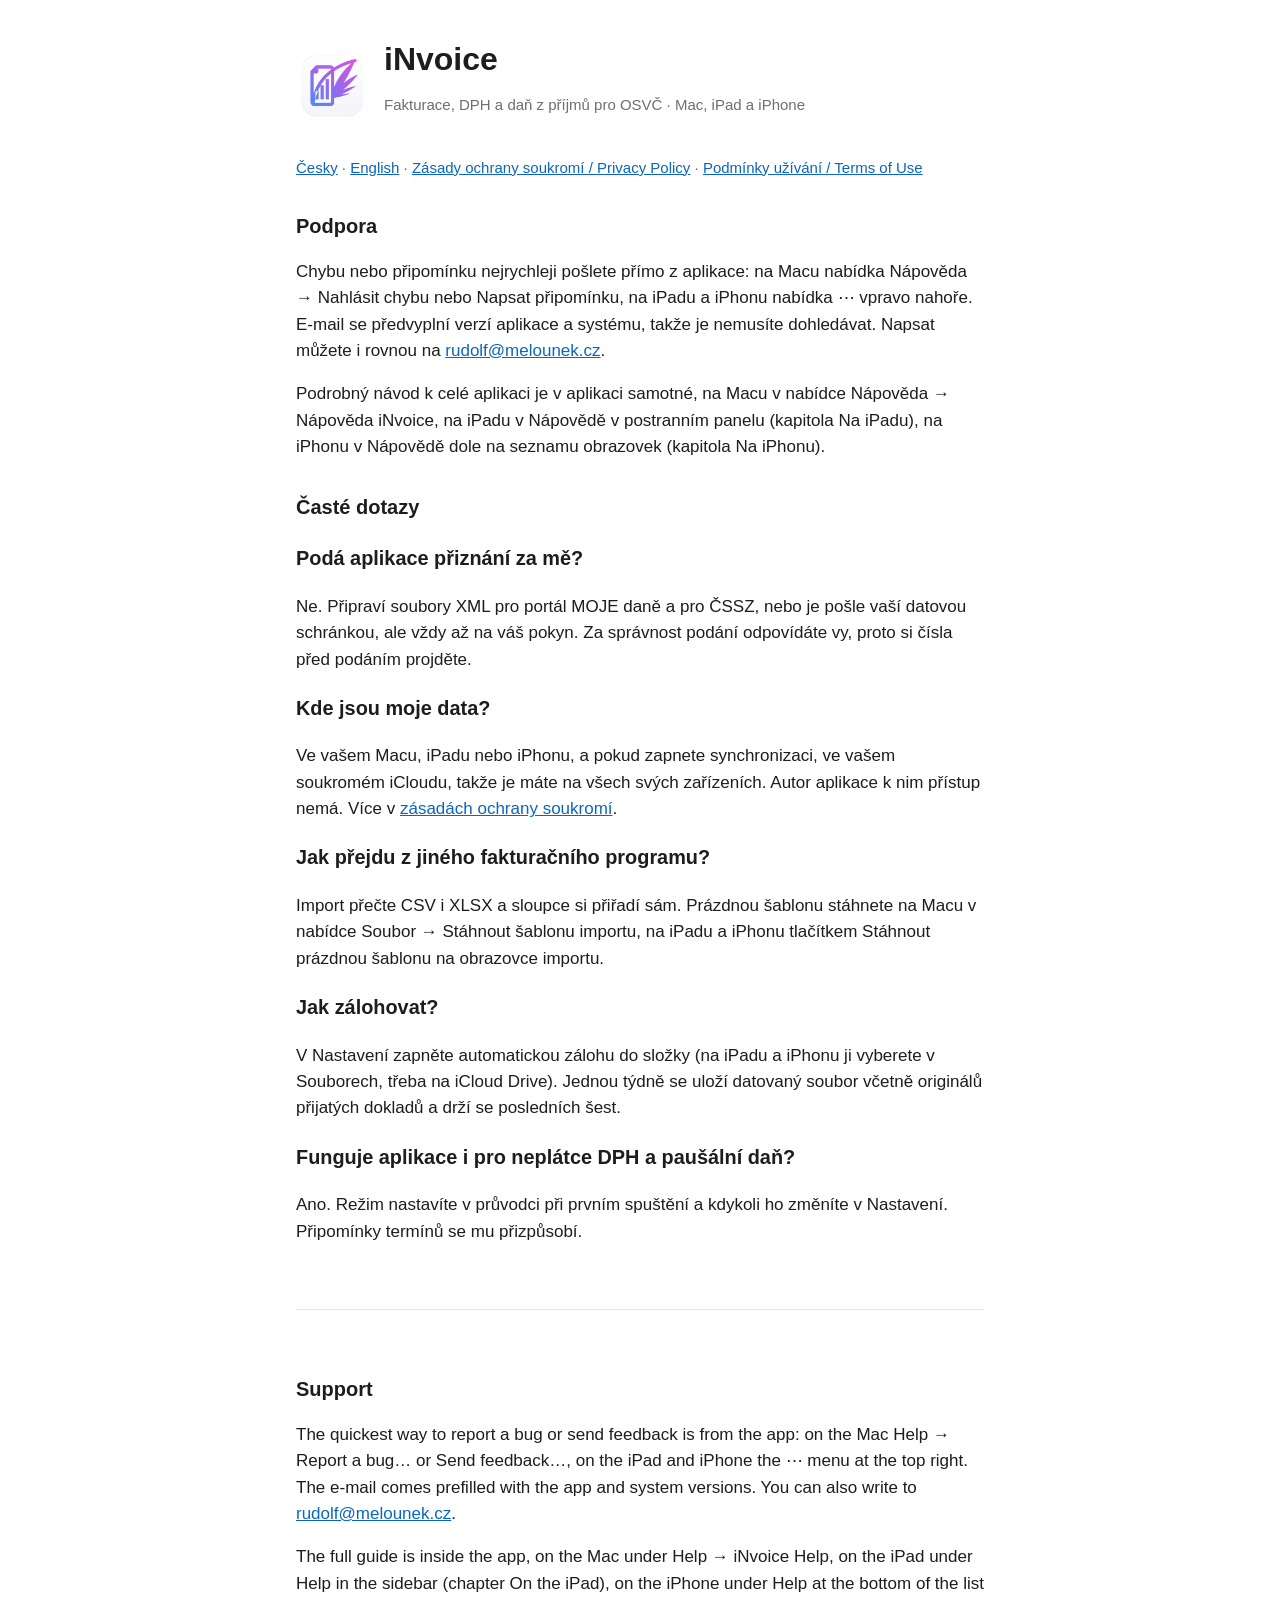
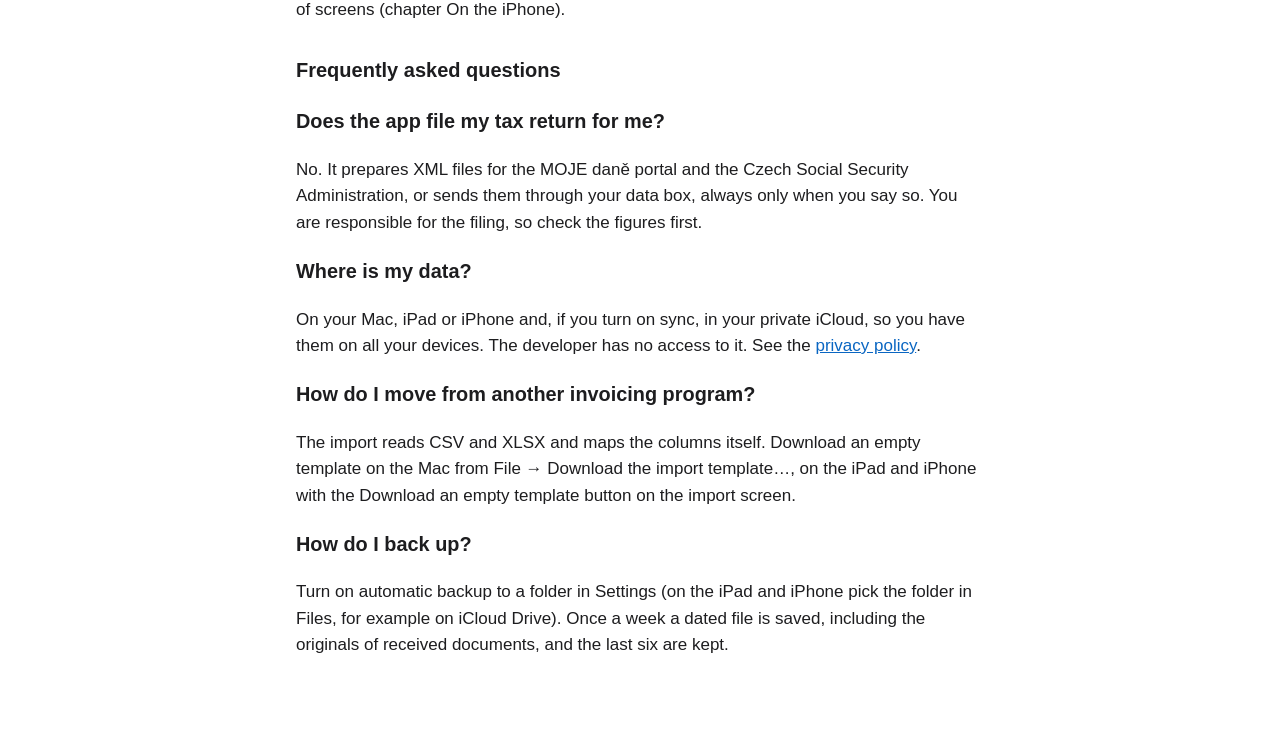
<file: invoice/index.html>
<!doctype html>
<html lang="cs">
<head>
<meta charset="utf-8">
<meta name="viewport" content="width=device-width, initial-scale=1">
<title>iNvoice – podpora</title>
<link rel="stylesheet" href="style.css">
</head>
<body>
<main>
<header>
<img src="icon.png" alt="">
<div>
<h1>iNvoice</h1>
<p class="meta">Fakturace, DPH a daň z příjmů pro OSVČ · Mac, iPad a iPhone</p>
</div>
</header>
<p class="lang"><a href="#cs">Česky</a> · <a href="#en">English</a> · <a href="privacy.html">Zásady ochrany soukromí / Privacy Policy</a> · <a href="terms.html">Podmínky užívání / Terms of Use</a></p>

<section id="cs">
<h2>Podpora</h2>
<p>Chybu nebo připomínku nejrychleji pošlete přímo z aplikace: na Macu nabídka Nápověda → Nahlásit chybu nebo Napsat připomínku, na iPadu a iPhonu nabídka ⋯ vpravo nahoře. E-mail se předvyplní verzí aplikace a systému, takže je nemusíte dohledávat. Napsat můžete i rovnou na <a href="mailto:rudolf@melounek.cz">rudolf@melounek.cz</a>.</p>
<p>Podrobný návod k celé aplikaci je v aplikaci samotné, na Macu v nabídce Nápověda → Nápověda iNvoice, na iPadu v Nápovědě v postranním panelu (kapitola Na iPadu), na iPhonu v Nápovědě dole na seznamu obrazovek (kapitola Na iPhonu).</p>

<h2>Časté dotazy</h2>
<h3>Podá aplikace přiznání za mě?</h3>
<p>Ne. Připraví soubory XML pro portál MOJE daně a pro ČSSZ, nebo je pošle vaší datovou schránkou, ale vždy až na váš pokyn. Za správnost podání odpovídáte vy, proto si čísla před podáním projděte.</p>
<h3>Kde jsou moje data?</h3>
<p>Ve vašem Macu, iPadu nebo iPhonu, a pokud zapnete synchronizaci, ve vašem soukromém iCloudu, takže je máte na všech svých zařízeních. Autor aplikace k nim přístup nemá. Více v <a href="privacy.html">zásadách ochrany soukromí</a>.</p>
<h3>Jak přejdu z jiného fakturačního programu?</h3>
<p>Import přečte CSV i XLSX a sloupce si přiřadí sám. Prázdnou šablonu stáhnete na Macu v nabídce Soubor → Stáhnout šablonu importu, na iPadu a iPhonu tlačítkem Stáhnout prázdnou šablonu na obrazovce importu.</p>
<h3>Jak zálohovat?</h3>
<p>V Nastavení zapněte automatickou zálohu do složky (na iPadu a iPhonu ji vyberete v Souborech, třeba na iCloud Drive). Jednou týdně se uloží datovaný soubor včetně originálů přijatých dokladů a drží se posledních šest.</p>
<h3>Funguje aplikace i pro neplátce DPH a paušální daň?</h3>
<p>Ano. Režim nastavíte v průvodci při prvním spuštění a kdykoli ho změníte v Nastavení. Připomínky termínů se mu přizpůsobí.</p>
</section>

<section id="en">
<h2>Support</h2>
<p>The quickest way to report a bug or send feedback is from the app: on the Mac Help → Report a bug… or Send feedback…, on the iPad and iPhone the ⋯ menu at the top right. The e-mail comes prefilled with the app and system versions. You can also write to <a href="mailto:rudolf@melounek.cz">rudolf@melounek.cz</a>.</p>
<p>The full guide is inside the app, on the Mac under Help → iNvoice Help, on the iPad under Help in the sidebar (chapter On the iPad), on the iPhone under Help at the bottom of the list of screens (chapter On the iPhone).</p>

<h2>Frequently asked questions</h2>
<h3>Does the app file my tax return for me?</h3>
<p>No. It prepares XML files for the MOJE daně portal and the Czech Social Security Administration, or sends them through your data box, always only when you say so. You are responsible for the filing, so check the figures first.</p>
<h3>Where is my data?</h3>
<p>On your Mac, iPad or iPhone and, if you turn on sync, in your private iCloud, so you have them on all your devices. The developer has no access to it. See the <a href="privacy.html">privacy policy</a>.</p>
<h3>How do I move from another invoicing program?</h3>
<p>The import reads CSV and XLSX and maps the columns itself. Download an empty template on the Mac from File → Download the import template…, on the iPad and iPhone with the Download an empty template button on the import screen.</p>
<h3>How do I back up?</h3>
<p>Turn on automatic backup to a folder in Settings (on the iPad and iPhone pick the folder in Files, for example on iCloud Drive). Once a week a dated file is saved, including the originals of received documents, and the last six are kept.</p>
</section>
</main>
</body>
</html>
</file>
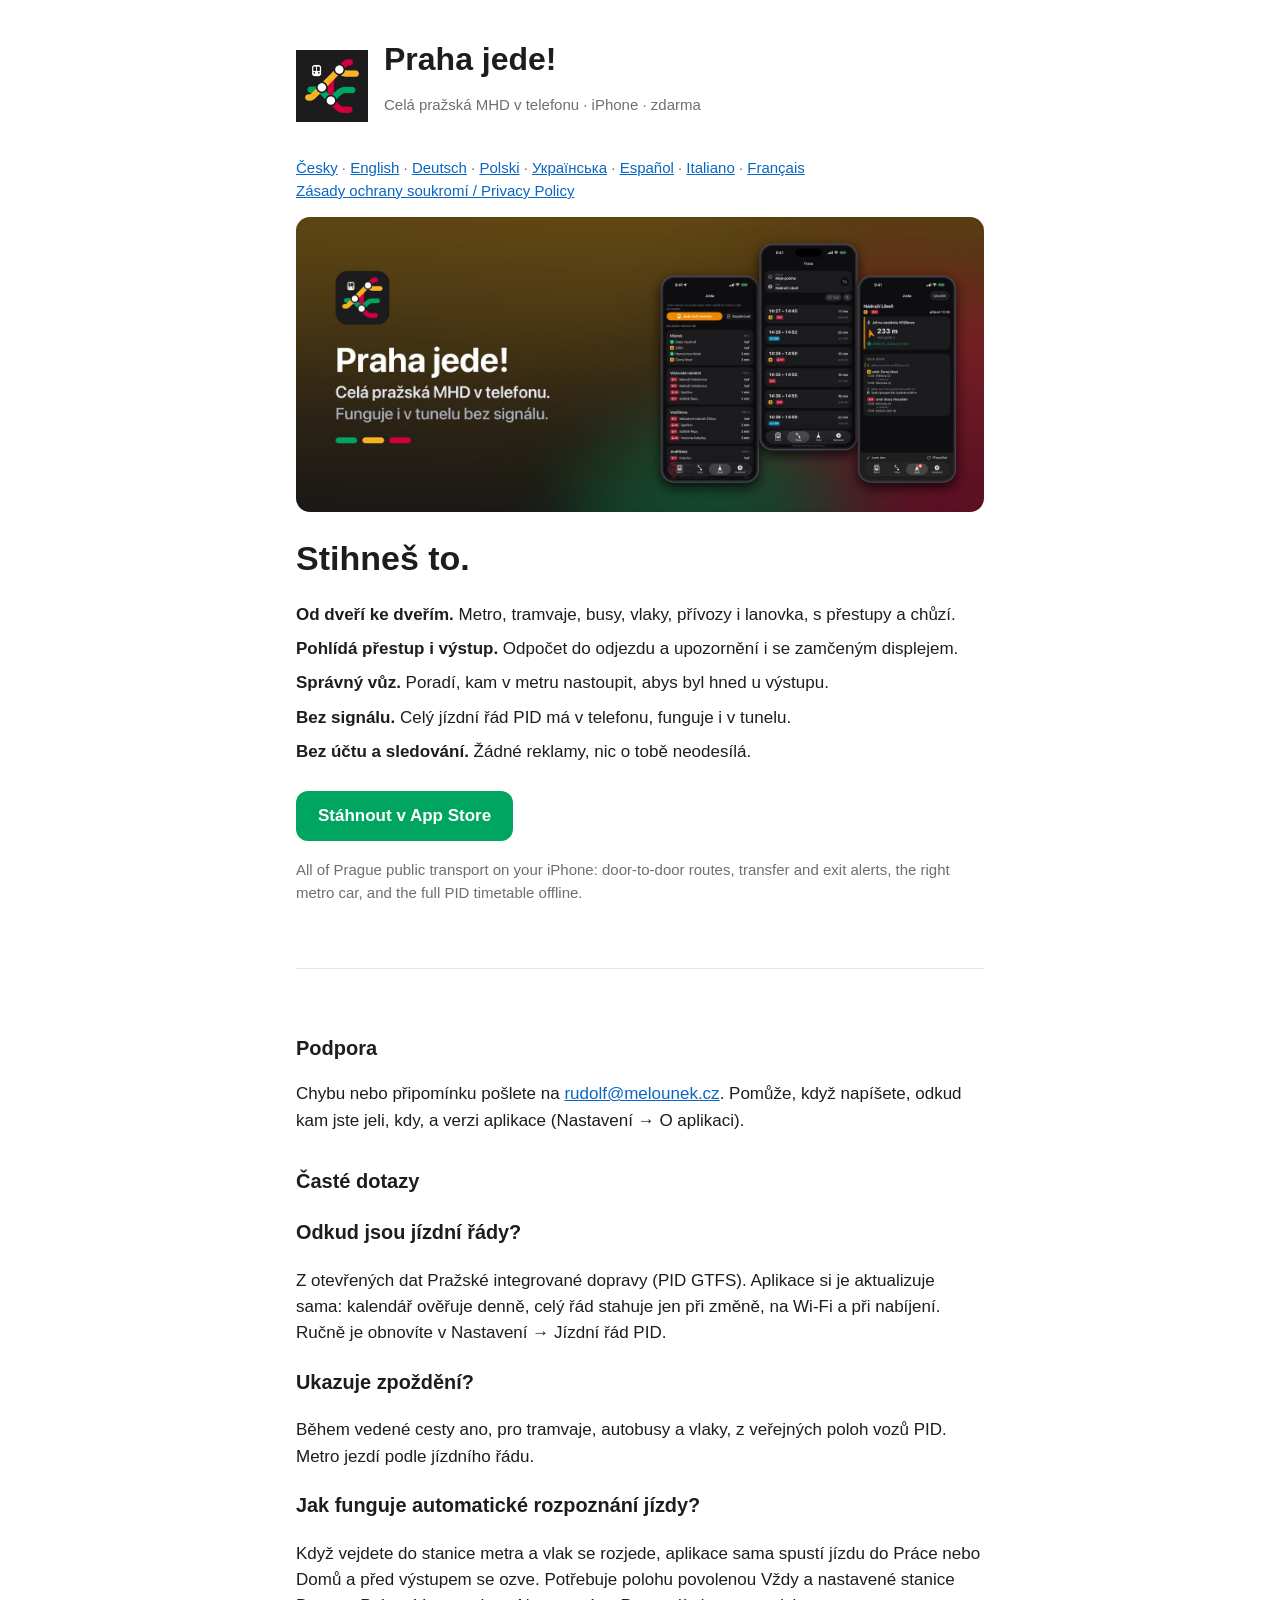
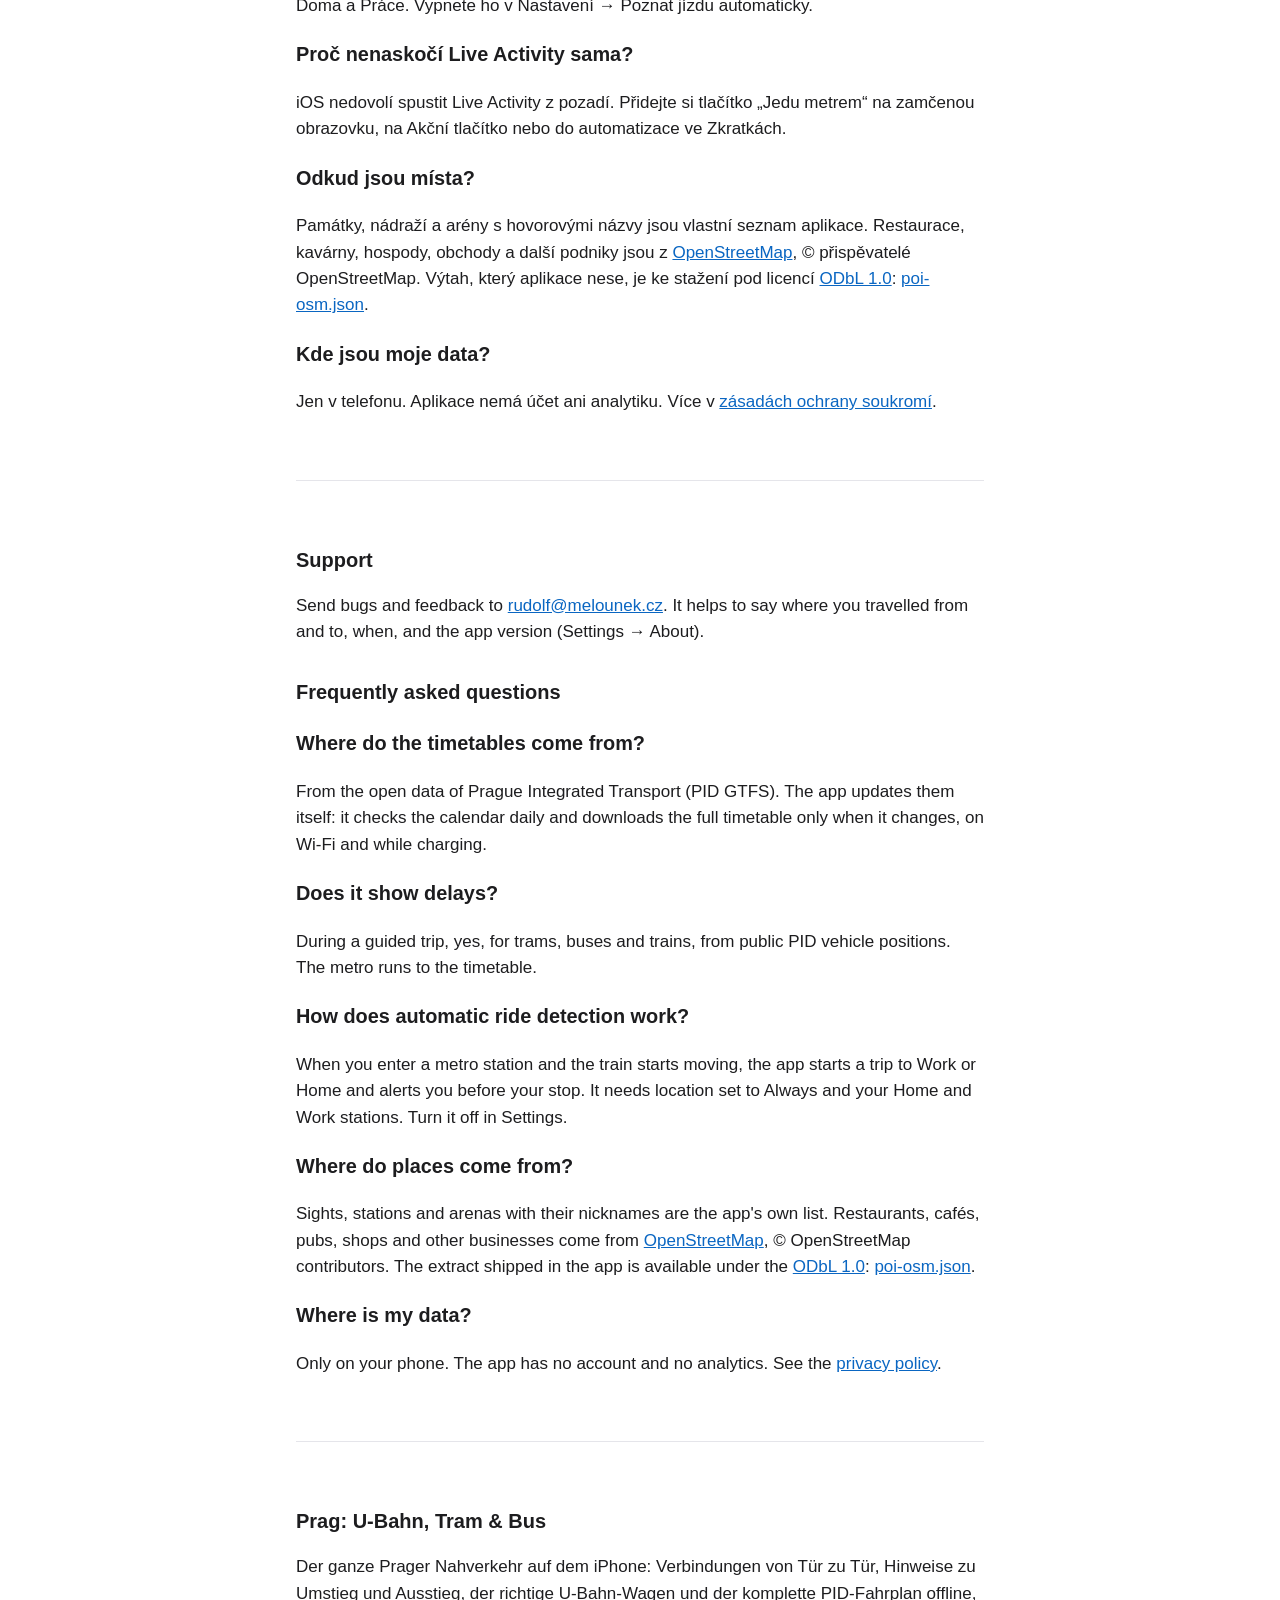
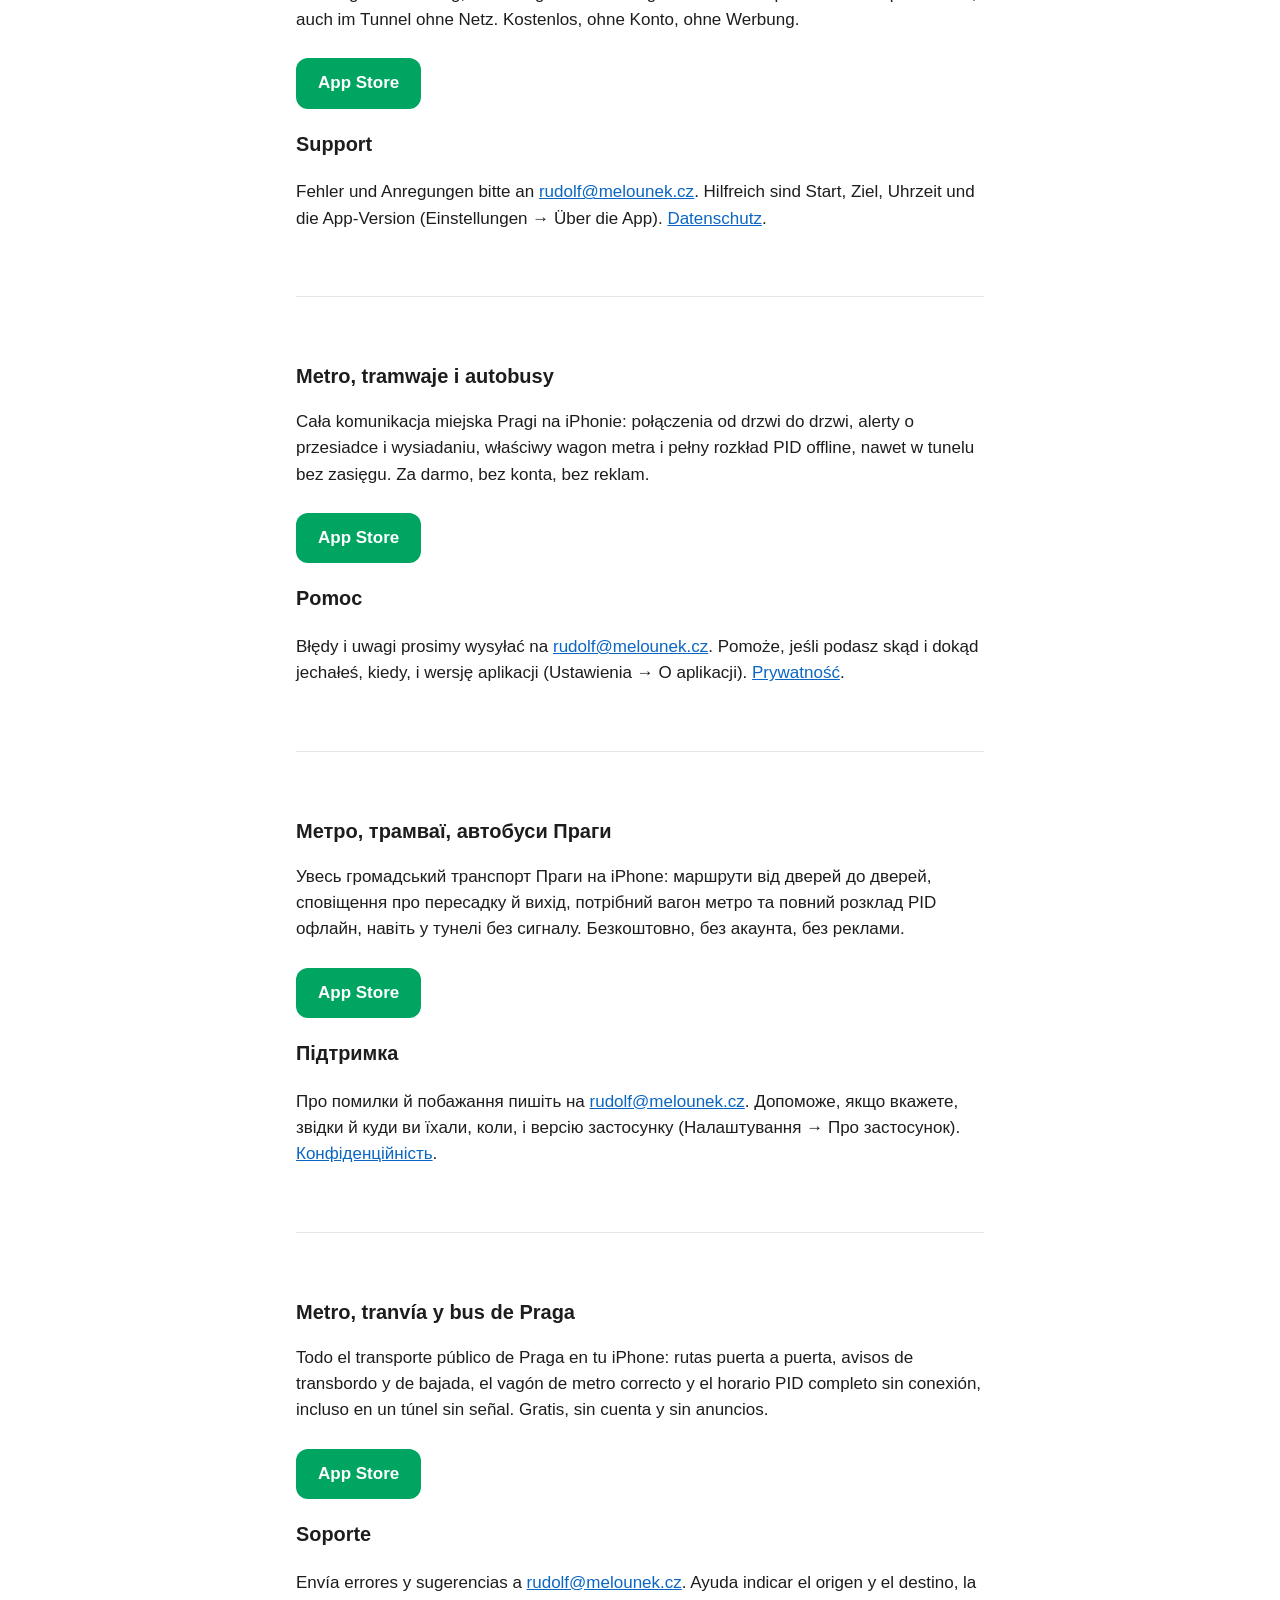
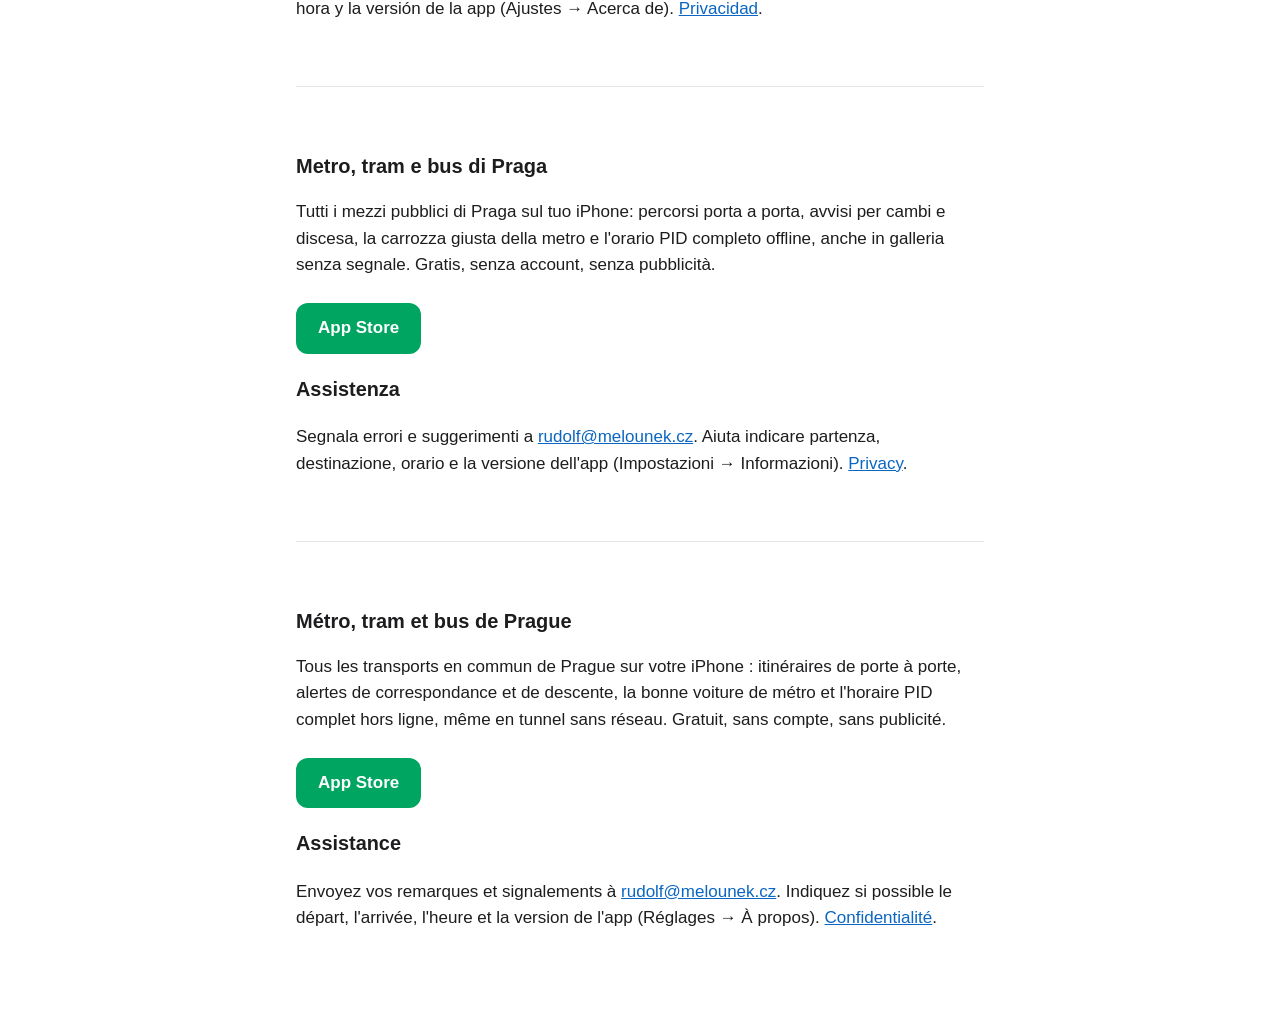
<file: praha-jede/index.html>
<!doctype html>
<html lang="cs">
<head>
<meta charset="utf-8">
<meta name="viewport" content="width=device-width, initial-scale=1">
<title>Praha jede! – celá pražská MHD v telefonu</title>
<meta name="description" content="Spojení od dveří ke dveřím, hlídání přestupu i výstupu a jízdní řád PID v telefonu. Funguje i v metru bez signálu.">
<meta name="apple-itunes-app" content="app-id=6833925959">
<link rel="stylesheet" href="style.css">
</head>
<body>
<main>
<header>
<img src="icon.png" alt="">
<div>
<h1>Praha jede!</h1>
<p class="meta">Celá pražská MHD v telefonu · iPhone · zdarma</p>
</div>
</header>
<p class="lang"><a href="#cs">Česky</a> · <a href="#en">English</a> · <a href="#de">Deutsch</a> · <a href="#pl">Polski</a> · <a href="#uk">Українська</a> · <a href="#es">Español</a> · <a href="#it">Italiano</a> · <a href="#fr">Français</a><br><a href="privacy.html">Zásady ochrany soukromí / Privacy Policy</a></p>

<section class="hero">
<img src="hero.jpg" alt="Praha jede! na třech iPhonech: odjezdy, vyhledání spoje a vedená jízda">
<p class="claim">Stihneš to.</p>
<ul class="pts">
<li><b>Od dveří ke dveřím.</b> Metro, tramvaje, busy, vlaky, přívozy i lanovka, s přestupy a chůzí.</li>
<li><b>Pohlídá přestup i výstup.</b> Odpočet do odjezdu a upozornění i se zamčeným displejem.</li>
<li><b>Správný vůz.</b> Poradí, kam v metru nastoupit, abys byl hned u výstupu.</li>
<li><b>Bez signálu.</b> Celý jízdní řád PID má v telefonu, funguje i v tunelu.</li>
<li><b>Bez účtu a sledování.</b> Žádné reklamy, nic o tobě neodesílá.</li>
</ul>
<p><a class="cta" href="https://apps.apple.com/cz/app/id6833925959">Stáhnout v App Store</a></p>
<p class="meta" lang="en">All of Prague public transport on your iPhone: door-to-door routes, transfer and exit alerts, the right metro car, and the full PID timetable offline.</p>
</section>

<section id="cs">
<h2>Podpora</h2>
<p>Chybu nebo připomínku pošlete na <a href="mailto:rudolf@melounek.cz">rudolf@melounek.cz</a>. Pomůže, když napíšete, odkud kam jste jeli, kdy, a verzi aplikace (Nastavení → O aplikaci).</p>

<h2>Časté dotazy</h2>
<h3>Odkud jsou jízdní řády?</h3>
<p>Z otevřených dat Pražské integrované dopravy (PID GTFS). Aplikace si je aktualizuje sama: kalendář ověřuje denně, celý řád stahuje jen při změně, na Wi-Fi a při nabíjení. Ručně je obnovíte v Nastavení → Jízdní řád PID.</p>
<h3>Ukazuje zpoždění?</h3>
<p>Během vedené cesty ano, pro tramvaje, autobusy a vlaky, z veřejných poloh vozů PID. Metro jezdí podle jízdního řádu.</p>
<h3>Jak funguje automatické rozpoznání jízdy?</h3>
<p>Když vejdete do stanice metra a vlak se rozjede, aplikace sama spustí jízdu do Práce nebo Domů a před výstupem se ozve. Potřebuje polohu povolenou Vždy a nastavené stanice Doma a Práce. Vypnete ho v Nastavení → Poznat jízdu automaticky.</p>
<h3>Proč nenaskočí Live Activity sama?</h3>
<p>iOS nedovolí spustit Live Activity z pozadí. Přidejte si tlačítko „Jedu metrem“ na zamčenou obrazovku, na Akční tlačítko nebo do automatizace ve Zkratkách.</p>
<h3>Odkud jsou místa?</h3>
<p>Památky, nádraží a arény s hovorovými názvy jsou vlastní seznam aplikace. Restaurace, kavárny, hospody, obchody a další podniky jsou z <a href="https://www.openstreetmap.org/copyright">OpenStreetMap</a>, © přispěvatelé OpenStreetMap. Výtah, který aplikace nese, je ke stažení pod licencí <a href="https://opendatacommons.org/licenses/odbl/1-0/">ODbL 1.0</a>: <a href="data/poi-osm.json">poi-osm.json</a>.</p>
<h3>Kde jsou moje data?</h3>
<p>Jen v telefonu. Aplikace nemá účet ani analytiku. Více v <a href="privacy.html">zásadách ochrany soukromí</a>.</p>
</section>

<section id="en">
<h2>Support</h2>
<p>Send bugs and feedback to <a href="mailto:rudolf@melounek.cz">rudolf@melounek.cz</a>. It helps to say where you travelled from and to, when, and the app version (Settings → About).</p>

<h2>Frequently asked questions</h2>
<h3>Where do the timetables come from?</h3>
<p>From the open data of Prague Integrated Transport (PID GTFS). The app updates them itself: it checks the calendar daily and downloads the full timetable only when it changes, on Wi-Fi and while charging.</p>
<h3>Does it show delays?</h3>
<p>During a guided trip, yes, for trams, buses and trains, from public PID vehicle positions. The metro runs to the timetable.</p>
<h3>How does automatic ride detection work?</h3>
<p>When you enter a metro station and the train starts moving, the app starts a trip to Work or Home and alerts you before your stop. It needs location set to Always and your Home and Work stations. Turn it off in Settings.</p>
<h3>Where do places come from?</h3>
<p>Sights, stations and arenas with their nicknames are the app's own list. Restaurants, cafés, pubs, shops and other businesses come from <a href="https://www.openstreetmap.org/copyright">OpenStreetMap</a>, © OpenStreetMap contributors. The extract shipped in the app is available under the <a href="https://opendatacommons.org/licenses/odbl/1-0/">ODbL 1.0</a>: <a href="data/poi-osm.json">poi-osm.json</a>.</p>
<h3>Where is my data?</h3>
<p>Only on your phone. The app has no account and no analytics. See the <a href="privacy.html">privacy policy</a>.</p>
</section>

<section id="de" lang="de">
<h2>Prag: U-Bahn, Tram & Bus</h2>
<p>Der ganze Prager Nahverkehr auf dem iPhone: Verbindungen von Tür zu Tür, Hinweise zu Umstieg und Ausstieg, der richtige U-Bahn-Wagen und der komplette PID-Fahrplan offline, auch im Tunnel ohne Netz. Kostenlos, ohne Konto, ohne Werbung.</p>
<p><a class="cta" href="https://apps.apple.com/app/id6833925959">App Store</a></p>
<h3>Support</h3>
<p>Fehler und Anregungen bitte an <a href="mailto:rudolf@melounek.cz">rudolf@melounek.cz</a>. Hilfreich sind Start, Ziel, Uhrzeit und die App-Version (Einstellungen → Über die App). <a href="privacy.html">Datenschutz</a>.</p>
</section>

<section id="pl" lang="pl">
<h2>Metro, tramwaje i autobusy</h2>
<p>Cała komunikacja miejska Pragi na iPhonie: połączenia od drzwi do drzwi, alerty o przesiadce i wysiadaniu, właściwy wagon metra i pełny rozkład PID offline, nawet w tunelu bez zasięgu. Za darmo, bez konta, bez reklam.</p>
<p><a class="cta" href="https://apps.apple.com/app/id6833925959">App Store</a></p>
<h3>Pomoc</h3>
<p>Błędy i uwagi prosimy wysyłać na <a href="mailto:rudolf@melounek.cz">rudolf@melounek.cz</a>. Pomoże, jeśli podasz skąd i dokąd jechałeś, kiedy, i wersję aplikacji (Ustawienia → O aplikacji). <a href="privacy.html">Prywatność</a>.</p>
</section>

<section id="uk" lang="uk">
<h2>Метро, трамваї, автобуси Праги</h2>
<p>Увесь громадський транспорт Праги на iPhone: маршрути від дверей до дверей, сповіщення про пересадку й вихід, потрібний вагон метро та повний розклад PID офлайн, навіть у тунелі без сигналу. Безкоштовно, без акаунта, без реклами.</p>
<p><a class="cta" href="https://apps.apple.com/app/id6833925959">App Store</a></p>
<h3>Підтримка</h3>
<p>Про помилки й побажання пишіть на <a href="mailto:rudolf@melounek.cz">rudolf@melounek.cz</a>. Допоможе, якщо вкажете, звідки й куди ви їхали, коли, і версію застосунку (Налаштування → Про застосунок). <a href="privacy.html">Конфіденційність</a>.</p>
</section>

<section id="es" lang="es">
<h2>Metro, tranvía y bus de Praga</h2>
<p>Todo el transporte público de Praga en tu iPhone: rutas puerta a puerta, avisos de transbordo y de bajada, el vagón de metro correcto y el horario PID completo sin conexión, incluso en un túnel sin señal. Gratis, sin cuenta y sin anuncios.</p>
<p><a class="cta" href="https://apps.apple.com/app/id6833925959">App Store</a></p>
<h3>Soporte</h3>
<p>Envía errores y sugerencias a <a href="mailto:rudolf@melounek.cz">rudolf@melounek.cz</a>. Ayuda indicar el origen y el destino, la hora y la versión de la app (Ajustes → Acerca de). <a href="privacy.html">Privacidad</a>.</p>
</section>

<section id="it" lang="it">
<h2>Metro, tram e bus di Praga</h2>
<p>Tutti i mezzi pubblici di Praga sul tuo iPhone: percorsi porta a porta, avvisi per cambi e discesa, la carrozza giusta della metro e l'orario PID completo offline, anche in galleria senza segnale. Gratis, senza account, senza pubblicità.</p>
<p><a class="cta" href="https://apps.apple.com/app/id6833925959">App Store</a></p>
<h3>Assistenza</h3>
<p>Segnala errori e suggerimenti a <a href="mailto:rudolf@melounek.cz">rudolf@melounek.cz</a>. Aiuta indicare partenza, destinazione, orario e la versione dell'app (Impostazioni → Informazioni). <a href="privacy.html">Privacy</a>.</p>
</section>

<section id="fr" lang="fr">
<h2>Métro, tram et bus de Prague</h2>
<p>Tous les transports en commun de Prague sur votre iPhone : itinéraires de porte à porte, alertes de correspondance et de descente, la bonne voiture de métro et l'horaire PID complet hors ligne, même en tunnel sans réseau. Gratuit, sans compte, sans publicité.</p>
<p><a class="cta" href="https://apps.apple.com/app/id6833925959">App Store</a></p>
<h3>Assistance</h3>
<p>Envoyez vos remarques et signalements à <a href="mailto:rudolf@melounek.cz">rudolf@melounek.cz</a>. Indiquez si possible le départ, l'arrivée, l'heure et la version de l'app (Réglages → À propos). <a href="privacy.html">Confidentialité</a>.</p>
</section>
</main>
</body>
</html>
</file>
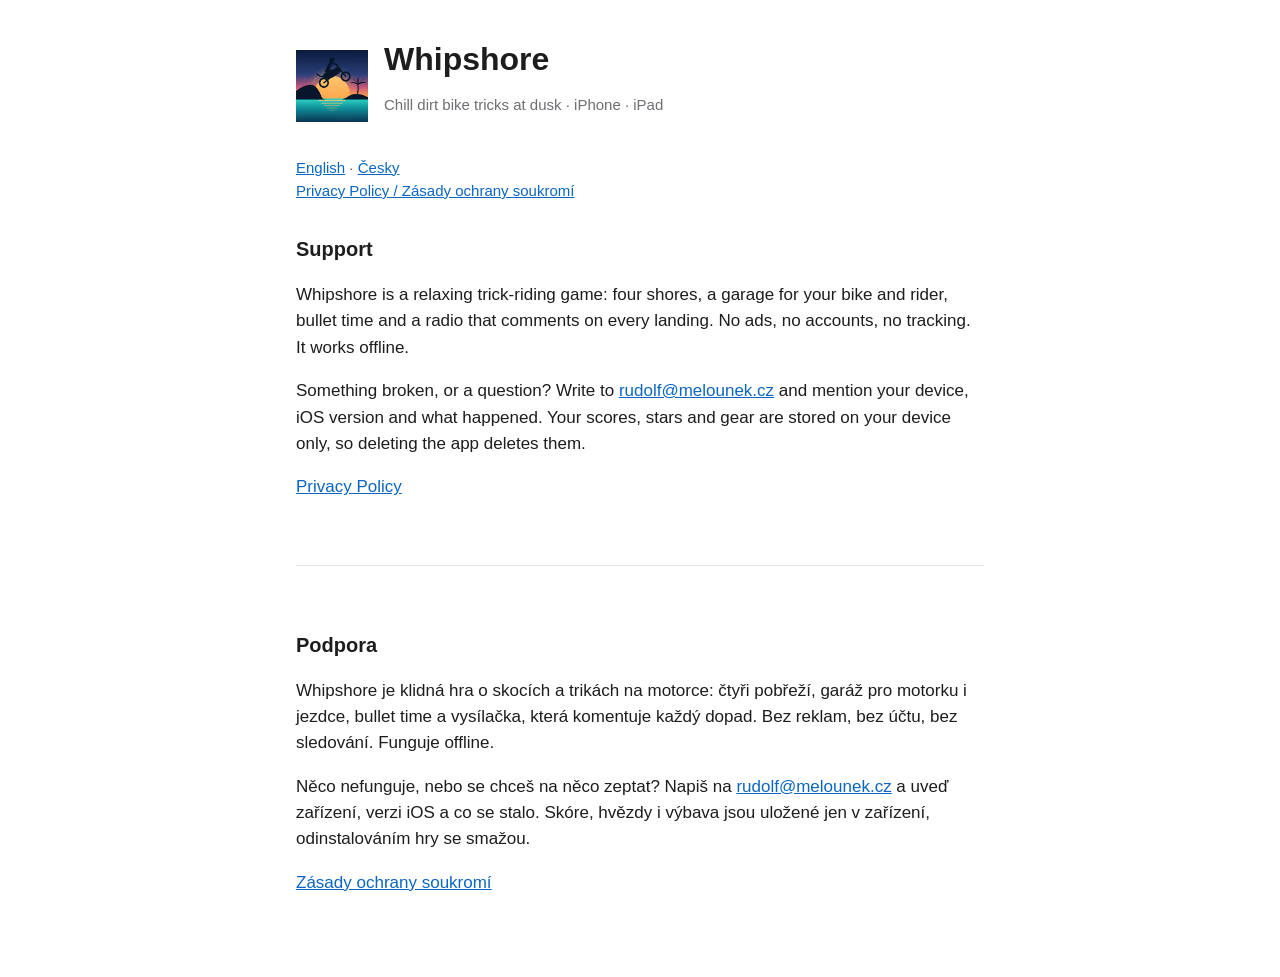
<file: whipshore/index.html>
<!doctype html>
<html lang="en">
<head>
<meta charset="utf-8">
<meta name="viewport" content="width=device-width, initial-scale=1">
<title>Whipshore - support</title>
<meta name="description" content="Whipshore is a relaxing dirt bike trick game for iPhone and iPad. Support, contact and privacy policy.">
<link rel="stylesheet" href="style.css">
</head>
<body>
<main>
<header>
<img src="icon.png" alt="">
<div>
<h1>Whipshore</h1>
<p class="meta">Chill dirt bike tricks at dusk · iPhone · iPad</p>
</div>
</header>
<p class="lang"><a href="#en">English</a> · <a href="#cs">Česky</a><br><a href="privacy.html">Privacy Policy / Zásady ochrany soukromí</a></p>

<section id="en">
<h2>Support</h2>
<p>Whipshore is a relaxing trick-riding game: four shores, a garage for your bike and rider, bullet time and a radio that comments on every landing. No ads, no accounts, no tracking. It works offline.</p>
<p>Something broken, or a question? Write to <a href="mailto:rudolf@melounek.cz">rudolf@melounek.cz</a> and mention your device, iOS version and what happened. Your scores, stars and gear are stored on your device only, so deleting the app deletes them.</p>
<p><a href="privacy.html">Privacy Policy</a></p>
</section>

<section id="cs">
<h2>Podpora</h2>
<p>Whipshore je klidná hra o skocích a trikách na motorce: čtyři pobřeží, garáž pro motorku i jezdce, bullet time a vysílačka, která komentuje každý dopad. Bez reklam, bez účtu, bez sledování. Funguje offline.</p>
<p>Něco nefunguje, nebo se chceš na něco zeptat? Napiš na <a href="mailto:rudolf@melounek.cz">rudolf@melounek.cz</a> a uveď zařízení, verzi iOS a co se stalo. Skóre, hvězdy i výbava jsou uložené jen v zařízení, odinstalováním hry se smažou.</p>
<p><a href="privacy.html">Zásady ochrany soukromí</a></p>
</section>
</main>
</body>
</html>
</file>
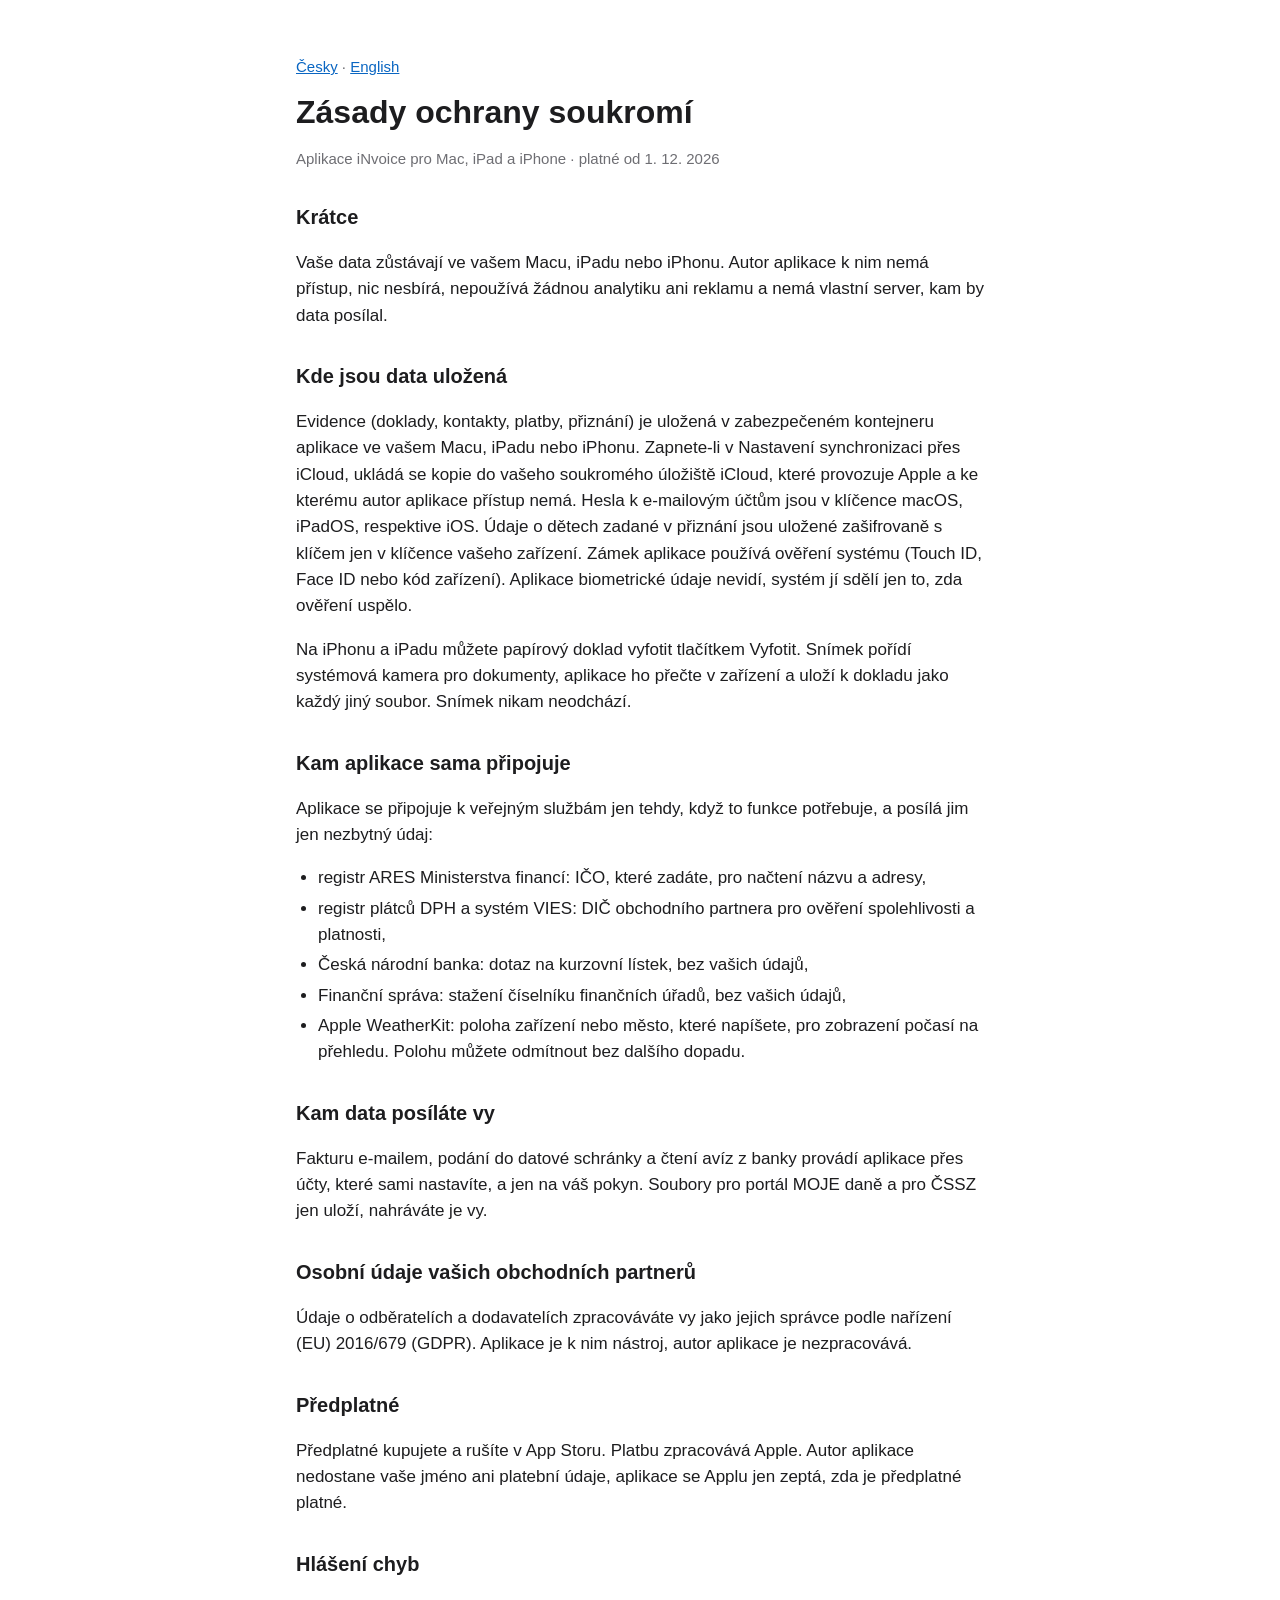
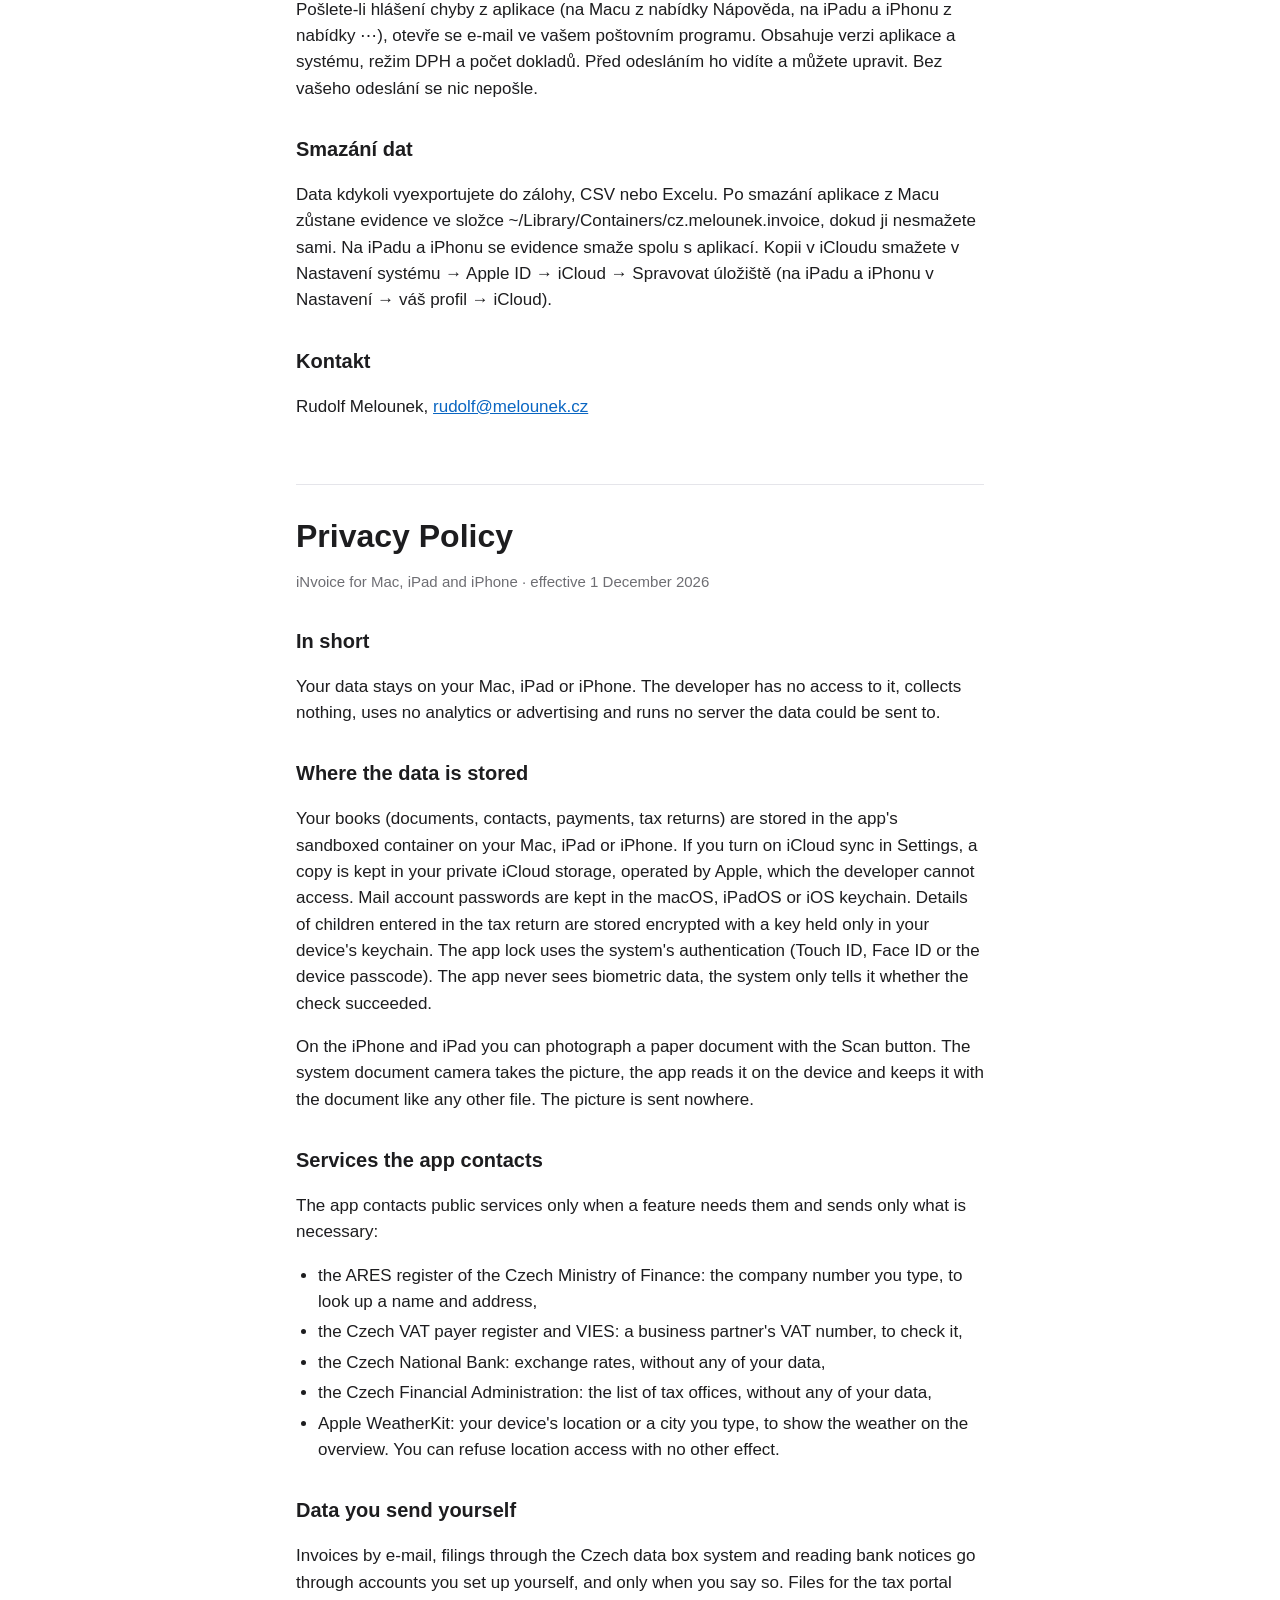
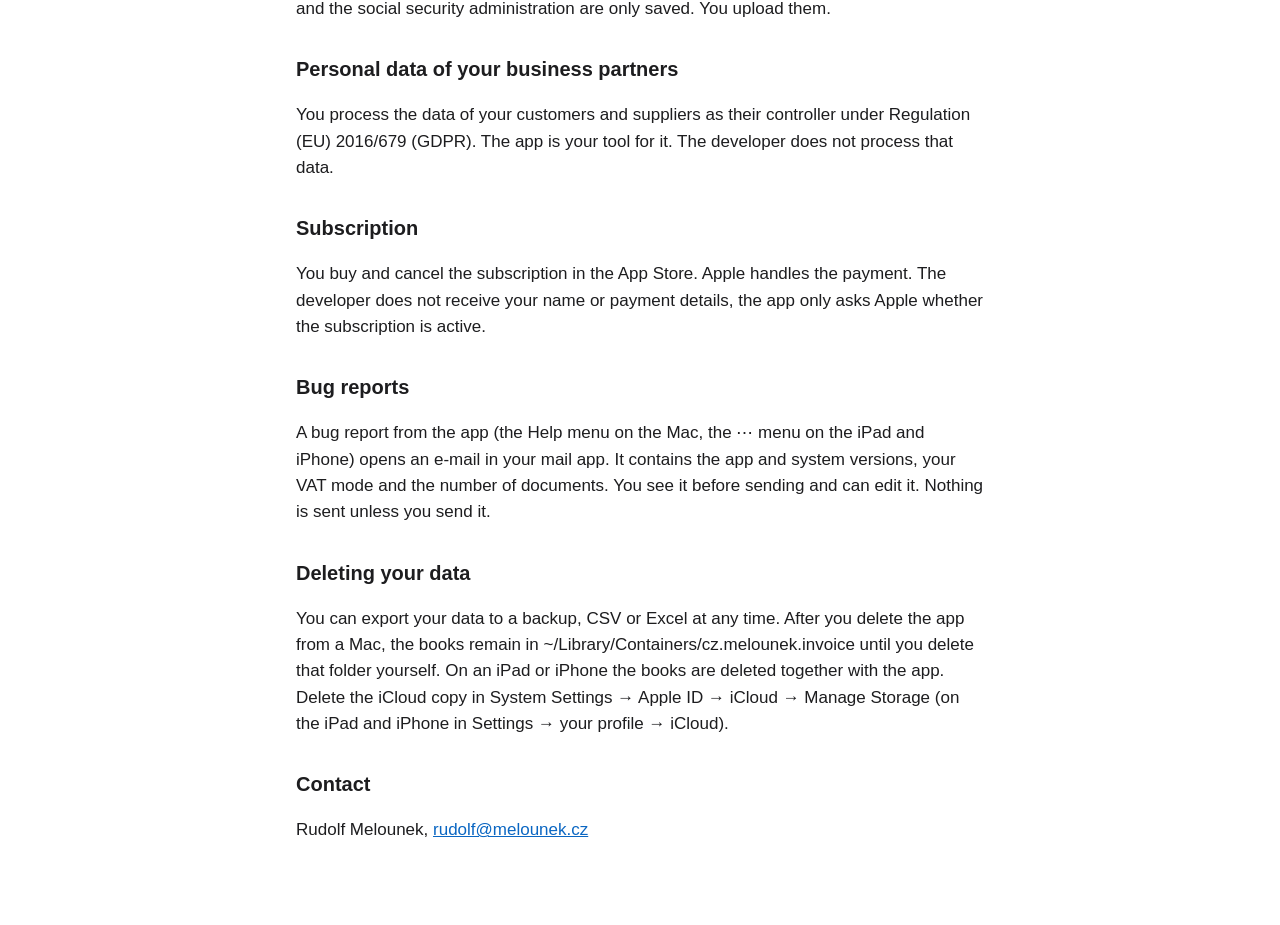
<file: invoice/privacy.html>
<!doctype html>
<html lang="cs">
<head>
<meta charset="utf-8">
<meta name="viewport" content="width=device-width, initial-scale=1">
<title>iNvoice – zásady ochrany soukromí</title>
<link rel="stylesheet" href="style.css">
</head>
<body>
<main>
<p class="lang"><a href="#cs">Česky</a> · <a href="#en">English</a></p>

<section id="cs">
<h1>Zásady ochrany soukromí</h1>
<p class="meta">Aplikace iNvoice pro Mac, iPad a iPhone · platné od 1. 12. 2026</p>

<h2>Krátce</h2>
<p>Vaše data zůstávají ve vašem Macu, iPadu nebo iPhonu. Autor aplikace k nim nemá přístup, nic nesbírá, nepoužívá žádnou analytiku ani reklamu a nemá vlastní server, kam by data posílal.</p>

<h2>Kde jsou data uložená</h2>
<p>Evidence (doklady, kontakty, platby, přiznání) je uložená v zabezpečeném kontejneru aplikace ve vašem Macu, iPadu nebo iPhonu. Zapnete-li v Nastavení synchronizaci přes iCloud, ukládá se kopie do vašeho soukromého úložiště iCloud, které provozuje Apple a ke kterému autor aplikace přístup nemá. Hesla k e-mailovým účtům jsou v klíčence macOS, iPadOS, respektive iOS. Údaje o dětech zadané v přiznání jsou uložené zašifrovaně s klíčem jen v klíčence vašeho zařízení. Zámek aplikace používá ověření systému (Touch ID, Face ID nebo kód zařízení). Aplikace biometrické údaje nevidí, systém jí sdělí jen to, zda ověření uspělo.</p>
<p>Na iPhonu a iPadu můžete papírový doklad vyfotit tlačítkem Vyfotit. Snímek pořídí systémová kamera pro dokumenty, aplikace ho přečte v zařízení a uloží k dokladu jako každý jiný soubor. Snímek nikam neodchází.</p>

<h2>Kam aplikace sama připojuje</h2>
<p>Aplikace se připojuje k veřejným službám jen tehdy, když to funkce potřebuje, a posílá jim jen nezbytný údaj:</p>
<ul>
<li>registr ARES Ministerstva financí: IČO, které zadáte, pro načtení názvu a adresy,</li>
<li>registr plátců DPH a systém VIES: DIČ obchodního partnera pro ověření spolehlivosti a platnosti,</li>
<li>Česká národní banka: dotaz na kurzovní lístek, bez vašich údajů,</li>
<li>Finanční správa: stažení číselníku finančních úřadů, bez vašich údajů,</li>
<li>Apple WeatherKit: poloha zařízení nebo město, které napíšete, pro zobrazení počasí na přehledu. Polohu můžete odmítnout bez dalšího dopadu.</li>
</ul>

<h2>Kam data posíláte vy</h2>
<p>Fakturu e-mailem, podání do datové schránky a čtení avíz z banky provádí aplikace přes účty, které sami nastavíte, a jen na váš pokyn. Soubory pro portál MOJE daně a pro ČSSZ jen uloží, nahráváte je vy.</p>

<h2>Osobní údaje vašich obchodních partnerů</h2>
<p>Údaje o odběratelích a dodavatelích zpracováváte vy jako jejich správce podle nařízení (EU) 2016/679 (GDPR). Aplikace je k nim nástroj, autor aplikace je nezpracovává.</p>

<h2>Předplatné</h2>
<p>Předplatné kupujete a rušíte v App Storu. Platbu zpracovává Apple. Autor aplikace nedostane vaše jméno ani platební údaje, aplikace se Applu jen zeptá, zda je předplatné platné.</p>

<h2>Hlášení chyb</h2>
<p>Pošlete-li hlášení chyby z aplikace (na Macu z nabídky Nápověda, na iPadu a iPhonu z nabídky ⋯), otevře se e-mail ve vašem poštovním programu. Obsahuje verzi aplikace a systému, režim DPH a počet dokladů. Před odesláním ho vidíte a můžete upravit. Bez vašeho odeslání se nic nepošle.</p>

<h2>Smazání dat</h2>
<p>Data kdykoli vyexportujete do zálohy, CSV nebo Excelu. Po smazání aplikace z Macu zůstane evidence ve složce ~/Library/Containers/cz.melounek.invoice, dokud ji nesmažete sami. Na iPadu a iPhonu se evidence smaže spolu s aplikací. Kopii v iCloudu smažete v Nastavení systému → Apple ID → iCloud → Spravovat úložiště (na iPadu a iPhonu v Nastavení → váš profil → iCloud).</p>

<h2>Kontakt</h2>
<p>Rudolf Melounek, <a href="mailto:rudolf@melounek.cz">rudolf@melounek.cz</a></p>
</section>

<section id="en">
<h1>Privacy Policy</h1>
<p class="meta">iNvoice for Mac, iPad and iPhone · effective 1 December 2026</p>

<h2>In short</h2>
<p>Your data stays on your Mac, iPad or iPhone. The developer has no access to it, collects nothing, uses no analytics or advertising and runs no server the data could be sent to.</p>

<h2>Where the data is stored</h2>
<p>Your books (documents, contacts, payments, tax returns) are stored in the app's sandboxed container on your Mac, iPad or iPhone. If you turn on iCloud sync in Settings, a copy is kept in your private iCloud storage, operated by Apple, which the developer cannot access. Mail account passwords are kept in the macOS, iPadOS or iOS keychain. Details of children entered in the tax return are stored encrypted with a key held only in your device's keychain. The app lock uses the system's authentication (Touch ID, Face ID or the device passcode). The app never sees biometric data, the system only tells it whether the check succeeded.</p>
<p>On the iPhone and iPad you can photograph a paper document with the Scan button. The system document camera takes the picture, the app reads it on the device and keeps it with the document like any other file. The picture is sent nowhere.</p>

<h2>Services the app contacts</h2>
<p>The app contacts public services only when a feature needs them and sends only what is necessary:</p>
<ul>
<li>the ARES register of the Czech Ministry of Finance: the company number you type, to look up a name and address,</li>
<li>the Czech VAT payer register and VIES: a business partner's VAT number, to check it,</li>
<li>the Czech National Bank: exchange rates, without any of your data,</li>
<li>the Czech Financial Administration: the list of tax offices, without any of your data,</li>
<li>Apple WeatherKit: your device's location or a city you type, to show the weather on the overview. You can refuse location access with no other effect.</li>
</ul>

<h2>Data you send yourself</h2>
<p>Invoices by e-mail, filings through the Czech data box system and reading bank notices go through accounts you set up yourself, and only when you say so. Files for the tax portal and the social security administration are only saved. You upload them.</p>

<h2>Personal data of your business partners</h2>
<p>You process the data of your customers and suppliers as their controller under Regulation (EU) 2016/679 (GDPR). The app is your tool for it. The developer does not process that data.</p>

<h2>Subscription</h2>
<p>You buy and cancel the subscription in the App Store. Apple handles the payment. The developer does not receive your name or payment details, the app only asks Apple whether the subscription is active.</p>

<h2>Bug reports</h2>
<p>A bug report from the app (the Help menu on the Mac, the ⋯ menu on the iPad and iPhone) opens an e-mail in your mail app. It contains the app and system versions, your VAT mode and the number of documents. You see it before sending and can edit it. Nothing is sent unless you send it.</p>

<h2>Deleting your data</h2>
<p>You can export your data to a backup, CSV or Excel at any time. After you delete the app from a Mac, the books remain in ~/Library/Containers/cz.melounek.invoice until you delete that folder yourself. On an iPad or iPhone the books are deleted together with the app. Delete the iCloud copy in System Settings → Apple ID → iCloud → Manage Storage (on the iPad and iPhone in Settings → your profile → iCloud).</p>

<h2>Contact</h2>
<p>Rudolf Melounek, <a href="mailto:rudolf@melounek.cz">rudolf@melounek.cz</a></p>
</section>
</main>
</body>
</html>
</file>
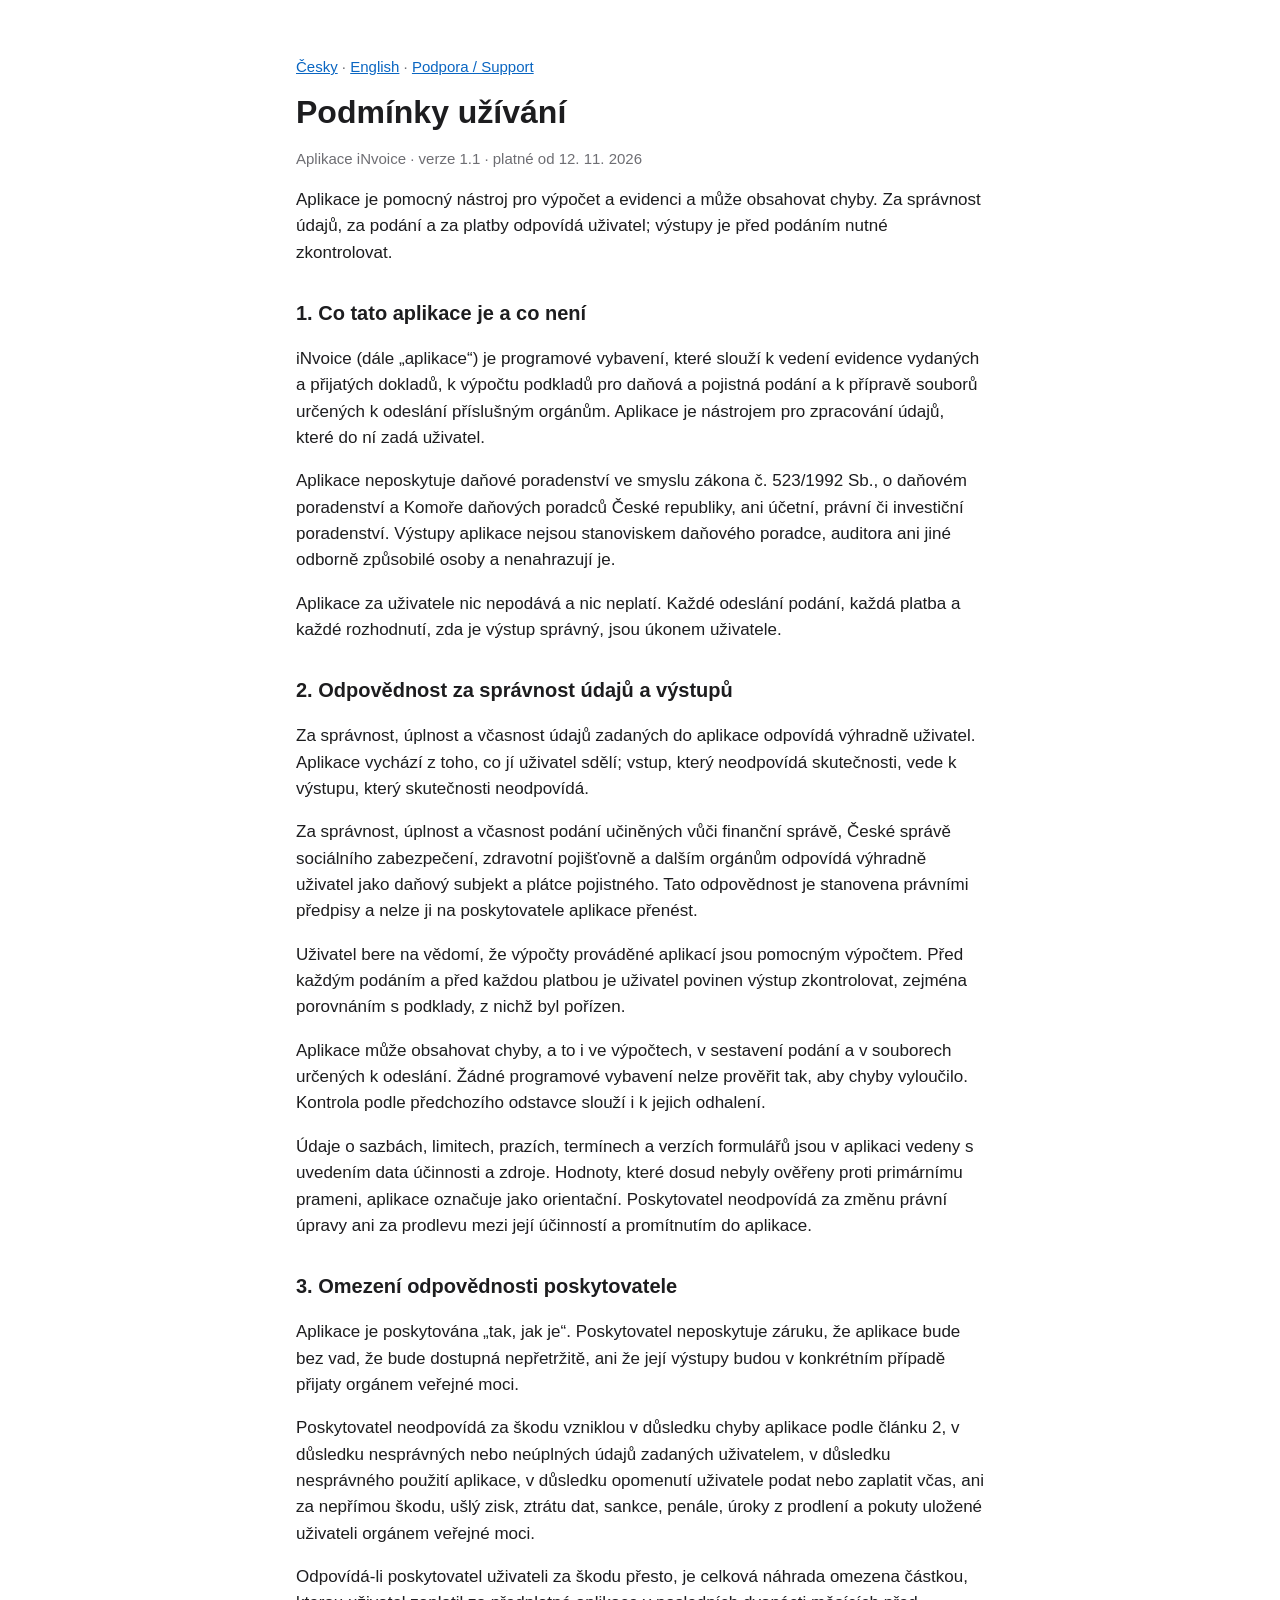
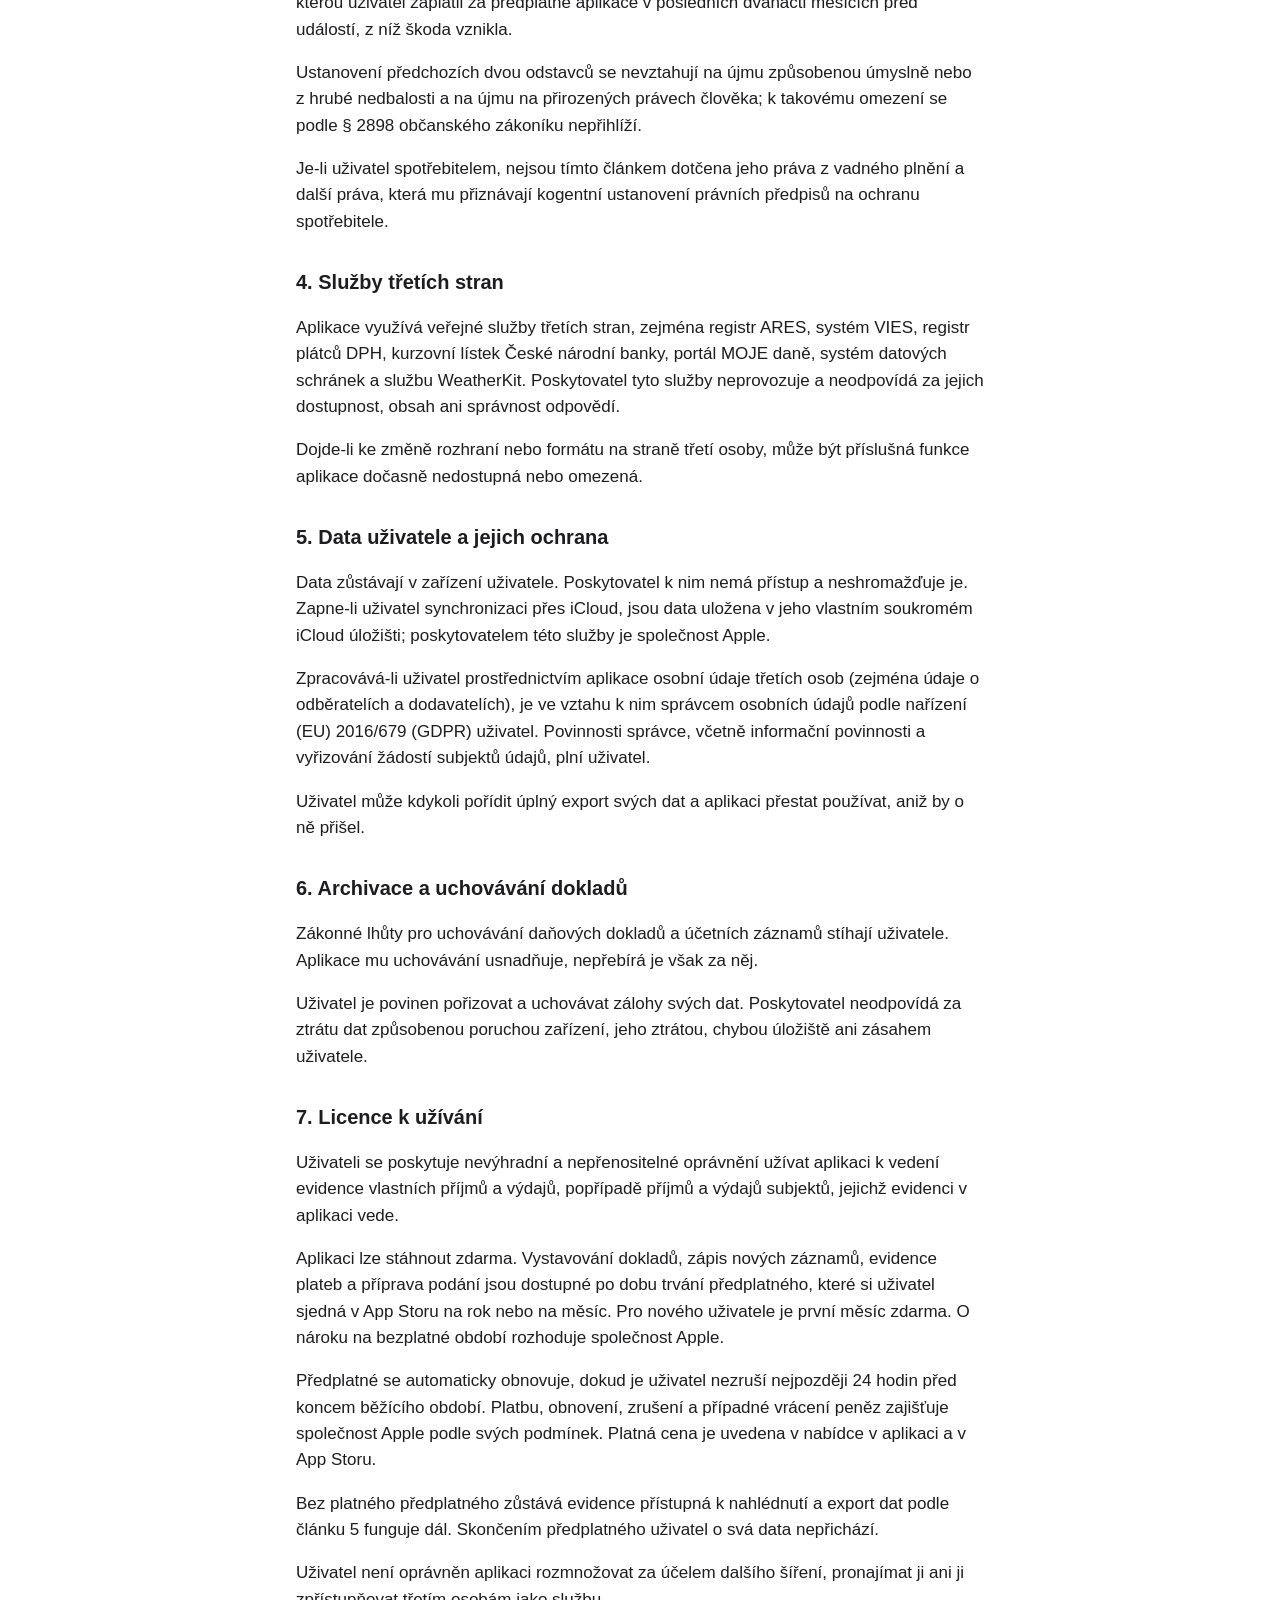
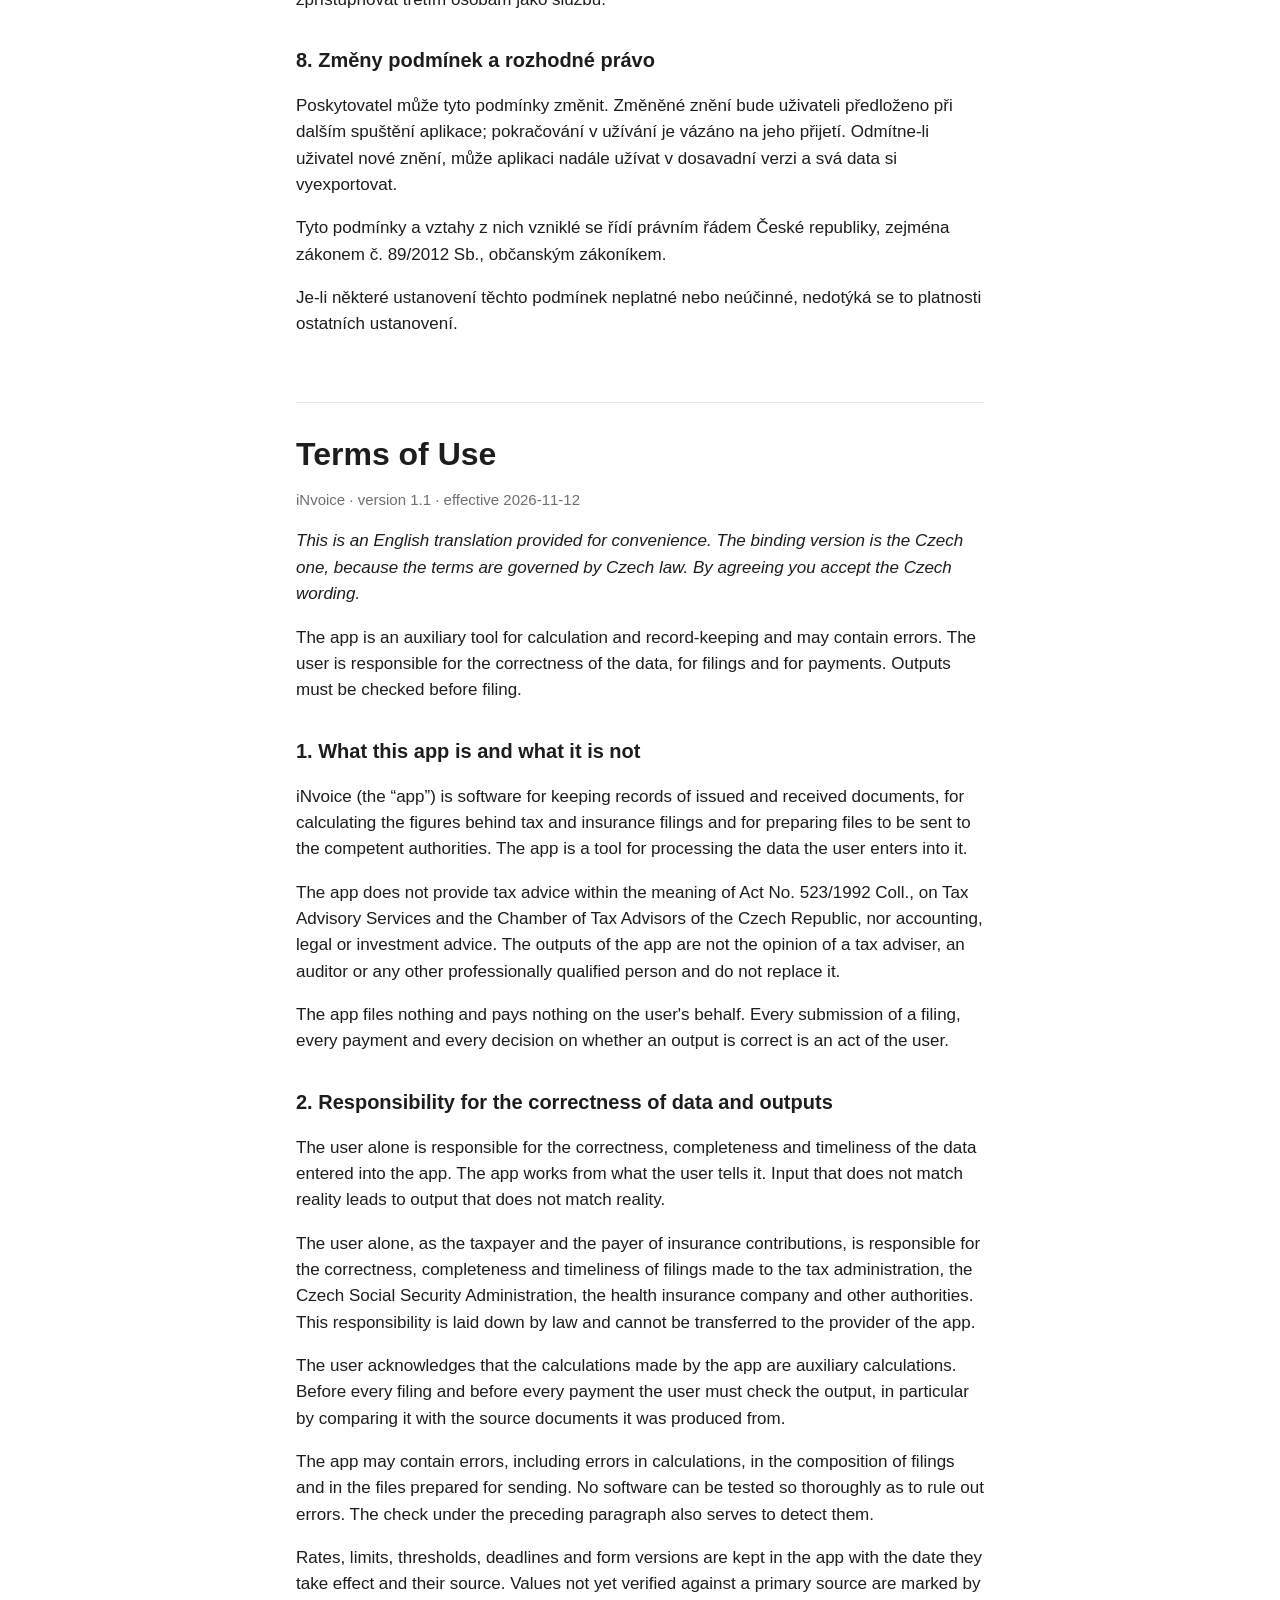
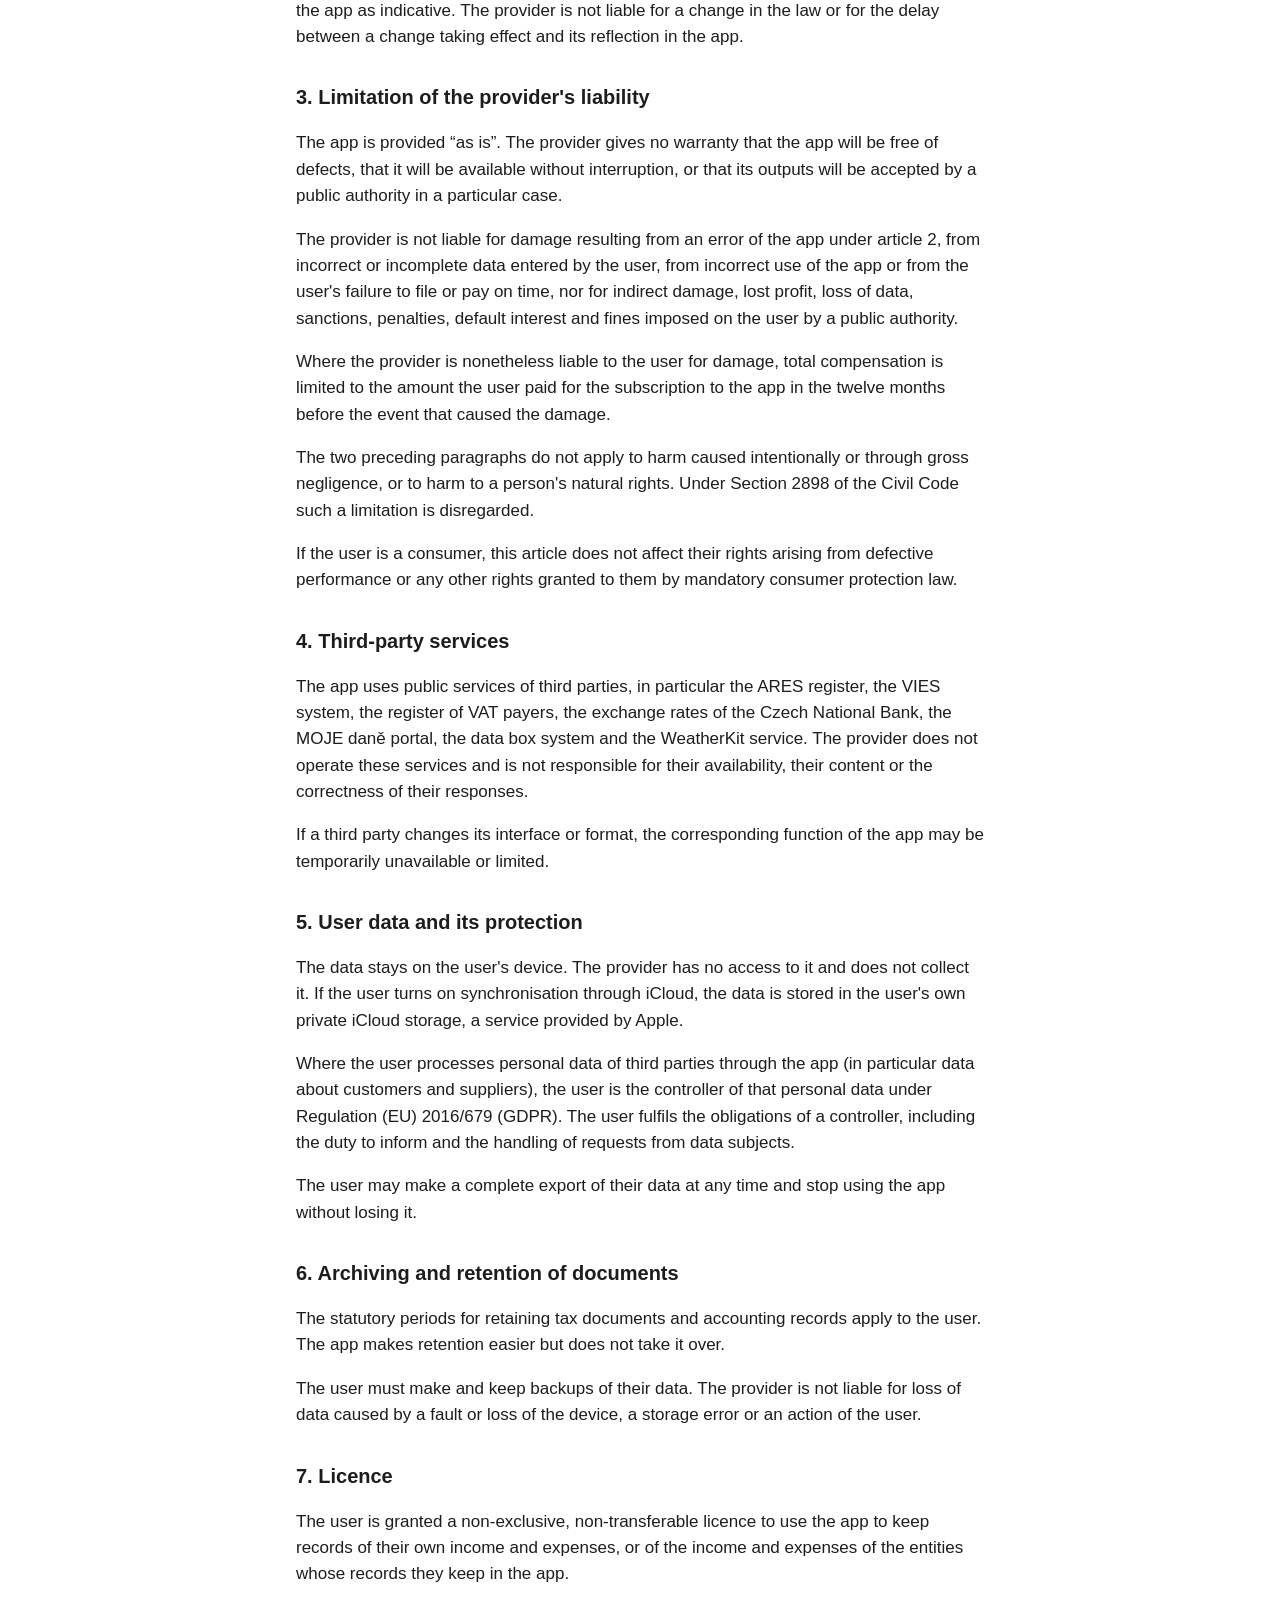
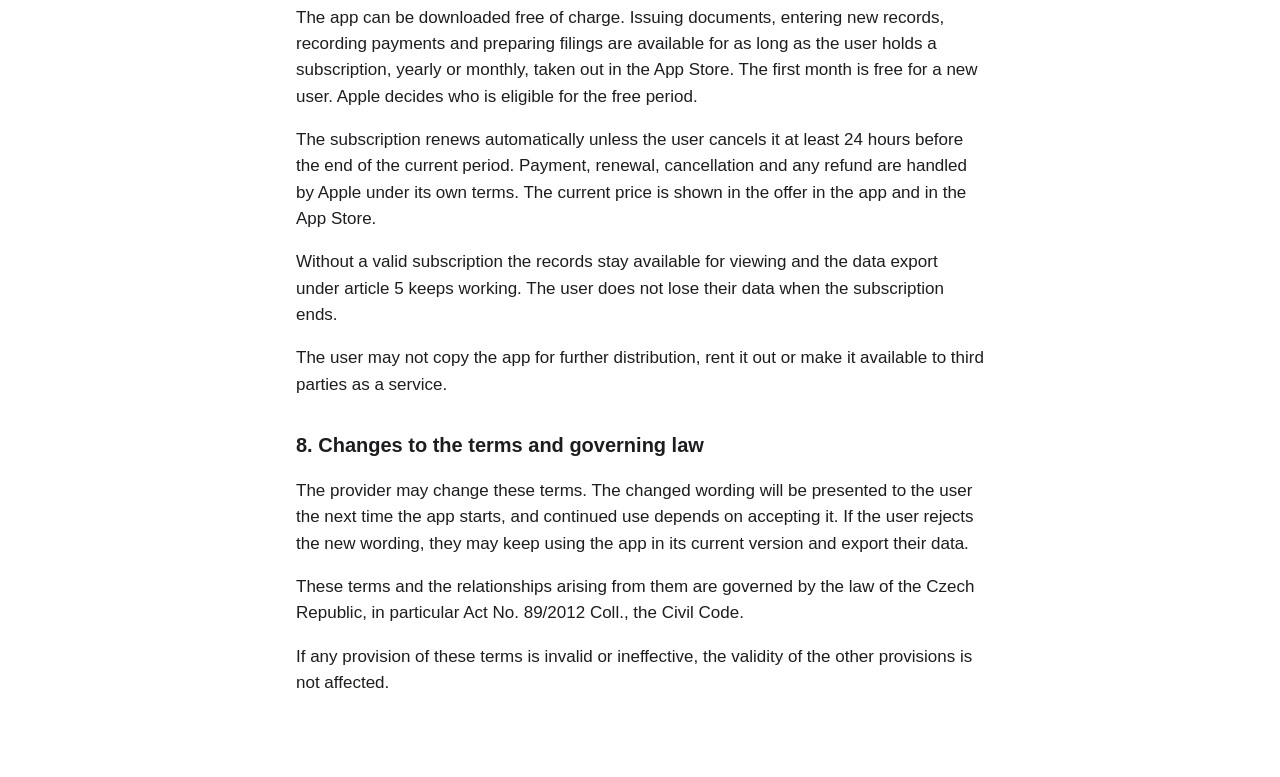
<file: invoice/terms.html>
<!doctype html>
<html lang="cs">
<head>
<meta charset="utf-8">
<meta name="viewport" content="width=device-width, initial-scale=1">
<title>iNvoice – podmínky užívání</title>
<link rel="stylesheet" href="style.css">
</head>
<body>
<main>
<p class="lang"><a href="#cs">Česky</a> · <a href="#en">English</a> · <a href="index.html">Podpora / Support</a></p>

<section id="cs">
<h1>Podmínky užívání</h1>
<p class="meta">Aplikace iNvoice · verze 1.1 · platné od 12. 11. 2026</p>
<p>Aplikace je pomocný nástroj pro výpočet a evidenci a může obsahovat chyby. Za správnost údajů, za podání a za platby odpovídá uživatel; výstupy je před podáním nutné zkontrolovat.</p>
<h2>1. Co tato aplikace je a co není</h2>
<p>iNvoice (dále „aplikace“) je programové vybavení, které slouží k vedení evidence vydaných a přijatých dokladů, k výpočtu podkladů pro daňová a pojistná podání a k přípravě souborů určených k odeslání příslušným orgánům. Aplikace je nástrojem pro zpracování údajů, které do ní zadá uživatel.</p>
<p>Aplikace neposkytuje daňové poradenství ve smyslu zákona č. 523/1992 Sb., o daňovém poradenství a Komoře daňových poradců České republiky, ani účetní, právní či investiční poradenství. Výstupy aplikace nejsou stanoviskem daňového poradce, auditora ani jiné odborně způsobilé osoby a nenahrazují je.</p>
<p>Aplikace za uživatele nic nepodává a nic neplatí. Každé odeslání podání, každá platba a každé rozhodnutí, zda je výstup správný, jsou úkonem uživatele.</p>
<h2>2. Odpovědnost za správnost údajů a výstupů</h2>
<p>Za správnost, úplnost a včasnost údajů zadaných do aplikace odpovídá výhradně uživatel. Aplikace vychází z toho, co jí uživatel sdělí; vstup, který neodpovídá skutečnosti, vede k výstupu, který skutečnosti neodpovídá.</p>
<p>Za správnost, úplnost a včasnost podání učiněných vůči finanční správě, České správě sociálního zabezpečení, zdravotní pojišťovně a dalším orgánům odpovídá výhradně uživatel jako daňový subjekt a plátce pojistného. Tato odpovědnost je stanovena právními předpisy a nelze ji na poskytovatele aplikace přenést.</p>
<p>Uživatel bere na vědomí, že výpočty prováděné aplikací jsou pomocným výpočtem. Před každým podáním a před každou platbou je uživatel povinen výstup zkontrolovat, zejména porovnáním s podklady, z nichž byl pořízen.</p>
<p>Aplikace může obsahovat chyby, a to i ve výpočtech, v sestavení podání a v souborech určených k odeslání. Žádné programové vybavení nelze prověřit tak, aby chyby vyloučilo. Kontrola podle předchozího odstavce slouží i k jejich odhalení.</p>
<p>Údaje o sazbách, limitech, prazích, termínech a verzích formulářů jsou v aplikaci vedeny s uvedením data účinnosti a zdroje. Hodnoty, které dosud nebyly ověřeny proti primárnímu prameni, aplikace označuje jako orientační. Poskytovatel neodpovídá za změnu právní úpravy ani za prodlevu mezi její účinností a promítnutím do aplikace.</p>
<h2>3. Omezení odpovědnosti poskytovatele</h2>
<p>Aplikace je poskytována „tak, jak je“. Poskytovatel neposkytuje záruku, že aplikace bude bez vad, že bude dostupná nepřetržitě, ani že její výstupy budou v konkrétním případě přijaty orgánem veřejné moci.</p>
<p>Poskytovatel neodpovídá za škodu vzniklou v důsledku chyby aplikace podle článku 2, v důsledku nesprávných nebo neúplných údajů zadaných uživatelem, v důsledku nesprávného použití aplikace, v důsledku opomenutí uživatele podat nebo zaplatit včas, ani za nepřímou škodu, ušlý zisk, ztrátu dat, sankce, penále, úroky z prodlení a pokuty uložené uživateli orgánem veřejné moci.</p>
<p>Odpovídá-li poskytovatel uživateli za škodu přesto, je celková náhrada omezena částkou, kterou uživatel zaplatil za předplatné aplikace v posledních dvanácti měsících před událostí, z níž škoda vznikla.</p>
<p>Ustanovení předchozích dvou odstavců se nevztahují na újmu způsobenou úmyslně nebo z hrubé nedbalosti a na újmu na přirozených právech člověka; k takovému omezení se podle § 2898 občanského zákoníku nepřihlíží.</p>
<p>Je-li uživatel spotřebitelem, nejsou tímto článkem dotčena jeho práva z vadného plnění a další práva, která mu přiznávají kogentní ustanovení právních předpisů na ochranu spotřebitele.</p>
<h2>4. Služby třetích stran</h2>
<p>Aplikace využívá veřejné služby třetích stran, zejména registr ARES, systém VIES, registr plátců DPH, kurzovní lístek České národní banky, portál MOJE daně, systém datových schránek a službu WeatherKit. Poskytovatel tyto služby neprovozuje a neodpovídá za jejich dostupnost, obsah ani správnost odpovědí.</p>
<p>Dojde-li ke změně rozhraní nebo formátu na straně třetí osoby, může být příslušná funkce aplikace dočasně nedostupná nebo omezená.</p>
<h2>5. Data uživatele a jejich ochrana</h2>
<p>Data zůstávají v zařízení uživatele. Poskytovatel k nim nemá přístup a neshromažďuje je. Zapne-li uživatel synchronizaci přes iCloud, jsou data uložena v jeho vlastním soukromém iCloud úložišti; poskytovatelem této služby je společnost Apple.</p>
<p>Zpracovává-li uživatel prostřednictvím aplikace osobní údaje třetích osob (zejména údaje o odběratelích a dodavatelích), je ve vztahu k nim správcem osobních údajů podle nařízení (EU) 2016/679 (GDPR) uživatel. Povinnosti správce, včetně informační povinnosti a vyřizování žádostí subjektů údajů, plní uživatel.</p>
<p>Uživatel může kdykoli pořídit úplný export svých dat a aplikaci přestat používat, aniž by o ně přišel.</p>
<h2>6. Archivace a uchovávání dokladů</h2>
<p>Zákonné lhůty pro uchovávání daňových dokladů a účetních záznamů stíhají uživatele. Aplikace mu uchovávání usnadňuje, nepřebírá je však za něj.</p>
<p>Uživatel je povinen pořizovat a uchovávat zálohy svých dat. Poskytovatel neodpovídá za ztrátu dat způsobenou poruchou zařízení, jeho ztrátou, chybou úložiště ani zásahem uživatele.</p>
<h2>7. Licence k užívání</h2>
<p>Uživateli se poskytuje nevýhradní a nepřenositelné oprávnění užívat aplikaci k vedení evidence vlastních příjmů a výdajů, popřípadě příjmů a výdajů subjektů, jejichž evidenci v aplikaci vede.</p>
<p>Aplikaci lze stáhnout zdarma. Vystavování dokladů, zápis nových záznamů, evidence plateb a příprava podání jsou dostupné po dobu trvání předplatného, které si uživatel sjedná v App Storu na rok nebo na měsíc. Pro nového uživatele je první měsíc zdarma. O nároku na bezplatné období rozhoduje společnost Apple.</p>
<p>Předplatné se automaticky obnovuje, dokud je uživatel nezruší nejpozději 24 hodin před koncem běžícího období. Platbu, obnovení, zrušení a případné vrácení peněz zajišťuje společnost Apple podle svých podmínek. Platná cena je uvedena v nabídce v aplikaci a v App Storu.</p>
<p>Bez platného předplatného zůstává evidence přístupná k nahlédnutí a export dat podle článku 5 funguje dál. Skončením předplatného uživatel o svá data nepřichází.</p>
<p>Uživatel není oprávněn aplikaci rozmnožovat za účelem dalšího šíření, pronajímat ji ani ji zpřístupňovat třetím osobám jako službu.</p>
<h2>8. Změny podmínek a rozhodné právo</h2>
<p>Poskytovatel může tyto podmínky změnit. Změněné znění bude uživateli předloženo při dalším spuštění aplikace; pokračování v užívání je vázáno na jeho přijetí. Odmítne-li uživatel nové znění, může aplikaci nadále užívat v dosavadní verzi a svá data si vyexportovat.</p>
<p>Tyto podmínky a vztahy z nich vzniklé se řídí právním řádem České republiky, zejména zákonem č. 89/2012 Sb., občanským zákoníkem.</p>
<p>Je-li některé ustanovení těchto podmínek neplatné nebo neúčinné, nedotýká se to platnosti ostatních ustanovení.</p>
</section>

<section id="en">
<h1>Terms of Use</h1>
<p class="meta">iNvoice · version 1.1 · effective 2026-11-12</p>
<p><em>This is an English translation provided for convenience. The binding version is the Czech one, because the terms are governed by Czech law. By agreeing you accept the Czech wording.</em></p>
<p>The app is an auxiliary tool for calculation and record-keeping and may contain errors. The user is responsible for the correctness of the data, for filings and for payments. Outputs must be checked before filing.</p>
<h2>1. What this app is and what it is not</h2>
<p>iNvoice (the “app”) is software for keeping records of issued and received documents, for calculating the figures behind tax and insurance filings and for preparing files to be sent to the competent authorities. The app is a tool for processing the data the user enters into it.</p>
<p>The app does not provide tax advice within the meaning of Act No. 523/1992 Coll., on Tax Advisory Services and the Chamber of Tax Advisors of the Czech Republic, nor accounting, legal or investment advice. The outputs of the app are not the opinion of a tax adviser, an auditor or any other professionally qualified person and do not replace it.</p>
<p>The app files nothing and pays nothing on the user&#x27;s behalf. Every submission of a filing, every payment and every decision on whether an output is correct is an act of the user.</p>
<h2>2. Responsibility for the correctness of data and outputs</h2>
<p>The user alone is responsible for the correctness, completeness and timeliness of the data entered into the app. The app works from what the user tells it. Input that does not match reality leads to output that does not match reality.</p>
<p>The user alone, as the taxpayer and the payer of insurance contributions, is responsible for the correctness, completeness and timeliness of filings made to the tax administration, the Czech Social Security Administration, the health insurance company and other authorities. This responsibility is laid down by law and cannot be transferred to the provider of the app.</p>
<p>The user acknowledges that the calculations made by the app are auxiliary calculations. Before every filing and before every payment the user must check the output, in particular by comparing it with the source documents it was produced from.</p>
<p>The app may contain errors, including errors in calculations, in the composition of filings and in the files prepared for sending. No software can be tested so thoroughly as to rule out errors. The check under the preceding paragraph also serves to detect them.</p>
<p>Rates, limits, thresholds, deadlines and form versions are kept in the app with the date they take effect and their source. Values not yet verified against a primary source are marked by the app as indicative. The provider is not liable for a change in the law or for the delay between a change taking effect and its reflection in the app.</p>
<h2>3. Limitation of the provider&#x27;s liability</h2>
<p>The app is provided “as is”. The provider gives no warranty that the app will be free of defects, that it will be available without interruption, or that its outputs will be accepted by a public authority in a particular case.</p>
<p>The provider is not liable for damage resulting from an error of the app under article 2, from incorrect or incomplete data entered by the user, from incorrect use of the app or from the user&#x27;s failure to file or pay on time, nor for indirect damage, lost profit, loss of data, sanctions, penalties, default interest and fines imposed on the user by a public authority.</p>
<p>Where the provider is nonetheless liable to the user for damage, total compensation is limited to the amount the user paid for the subscription to the app in the twelve months before the event that caused the damage.</p>
<p>The two preceding paragraphs do not apply to harm caused intentionally or through gross negligence, or to harm to a person&#x27;s natural rights. Under Section 2898 of the Civil Code such a limitation is disregarded.</p>
<p>If the user is a consumer, this article does not affect their rights arising from defective performance or any other rights granted to them by mandatory consumer protection law.</p>
<h2>4. Third-party services</h2>
<p>The app uses public services of third parties, in particular the ARES register, the VIES system, the register of VAT payers, the exchange rates of the Czech National Bank, the MOJE daně portal, the data box system and the WeatherKit service. The provider does not operate these services and is not responsible for their availability, their content or the correctness of their responses.</p>
<p>If a third party changes its interface or format, the corresponding function of the app may be temporarily unavailable or limited.</p>
<h2>5. User data and its protection</h2>
<p>The data stays on the user&#x27;s device. The provider has no access to it and does not collect it. If the user turns on synchronisation through iCloud, the data is stored in the user&#x27;s own private iCloud storage, a service provided by Apple.</p>
<p>Where the user processes personal data of third parties through the app (in particular data about customers and suppliers), the user is the controller of that personal data under Regulation (EU) 2016/679 (GDPR). The user fulfils the obligations of a controller, including the duty to inform and the handling of requests from data subjects.</p>
<p>The user may make a complete export of their data at any time and stop using the app without losing it.</p>
<h2>6. Archiving and retention of documents</h2>
<p>The statutory periods for retaining tax documents and accounting records apply to the user. The app makes retention easier but does not take it over.</p>
<p>The user must make and keep backups of their data. The provider is not liable for loss of data caused by a fault or loss of the device, a storage error or an action of the user.</p>
<h2>7. Licence</h2>
<p>The user is granted a non-exclusive, non-transferable licence to use the app to keep records of their own income and expenses, or of the income and expenses of the entities whose records they keep in the app.</p>
<p>The app can be downloaded free of charge. Issuing documents, entering new records, recording payments and preparing filings are available for as long as the user holds a subscription, yearly or monthly, taken out in the App Store. The first month is free for a new user. Apple decides who is eligible for the free period.</p>
<p>The subscription renews automatically unless the user cancels it at least 24 hours before the end of the current period. Payment, renewal, cancellation and any refund are handled by Apple under its own terms. The current price is shown in the offer in the app and in the App Store.</p>
<p>Without a valid subscription the records stay available for viewing and the data export under article 5 keeps working. The user does not lose their data when the subscription ends.</p>
<p>The user may not copy the app for further distribution, rent it out or make it available to third parties as a service.</p>
<h2>8. Changes to the terms and governing law</h2>
<p>The provider may change these terms. The changed wording will be presented to the user the next time the app starts, and continued use depends on accepting it. If the user rejects the new wording, they may keep using the app in its current version and export their data.</p>
<p>These terms and the relationships arising from them are governed by the law of the Czech Republic, in particular Act No. 89/2012 Coll., the Civil Code.</p>
<p>If any provision of these terms is invalid or ineffective, the validity of the other provisions is not affected.</p>
</section>
</main>
</body>
</html>
</file>
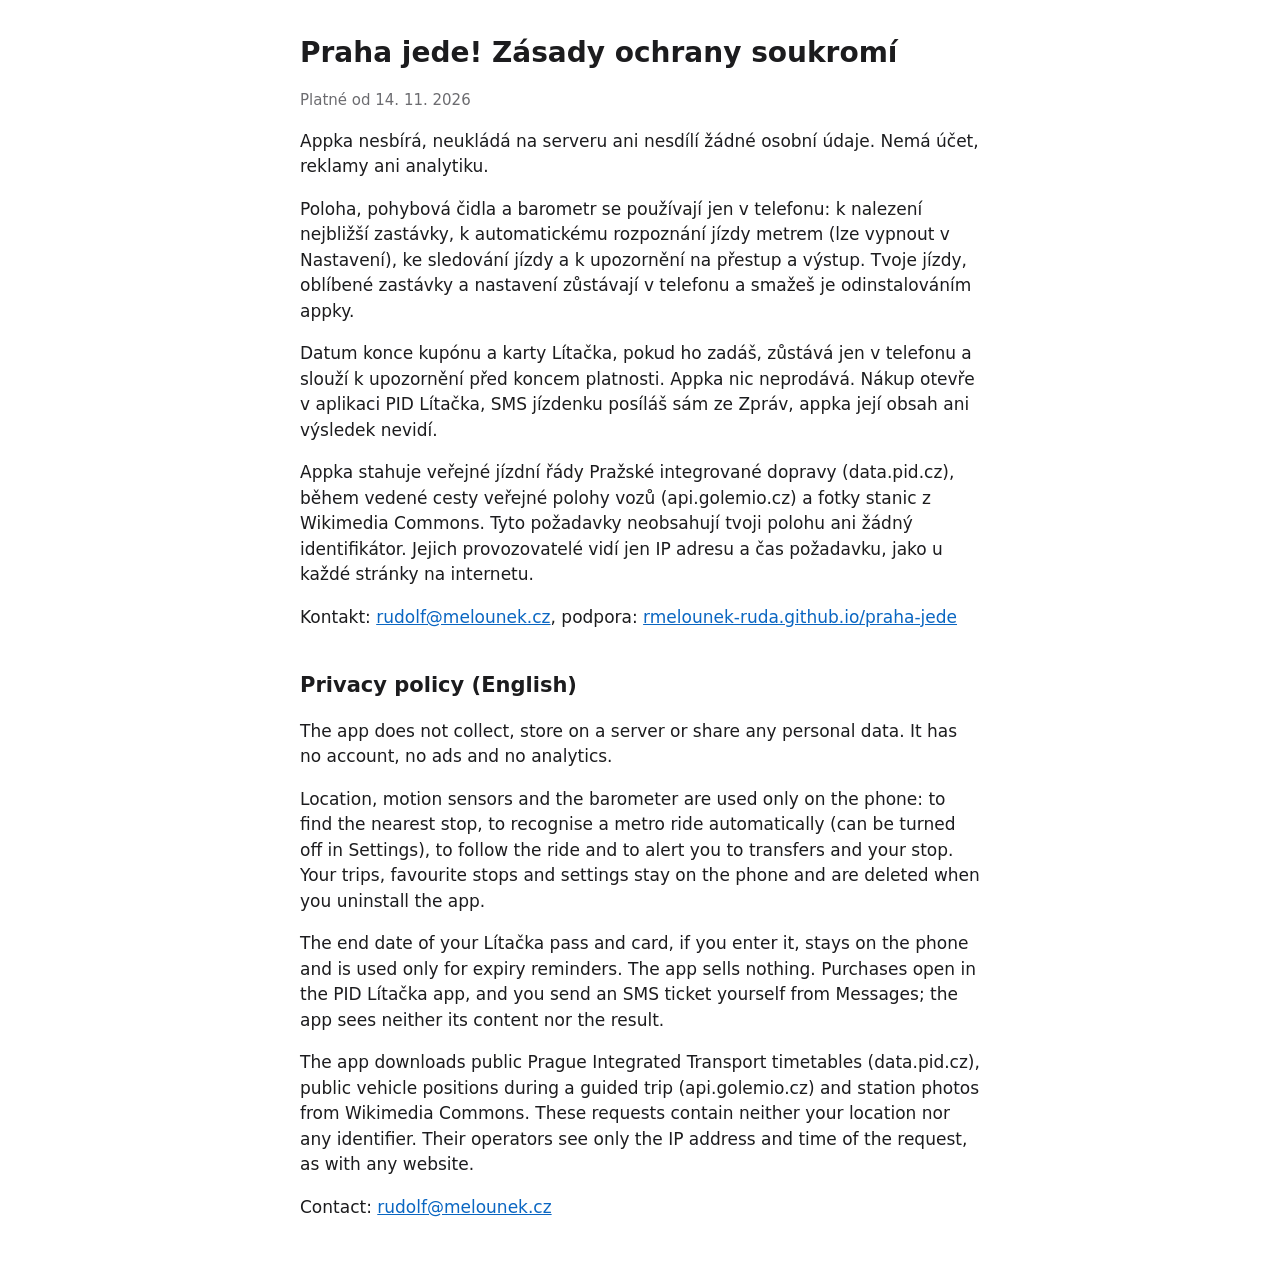
<file: praha-jede/privacy.html>
<!doctype html>
<html lang="cs">
<head>
<meta charset="utf-8">
<meta name="viewport" content="width=device-width, initial-scale=1">
<title>Praha jede! – soukromí</title>
<style>
  :root { --bg: #ffffff; --fg: #1c1c1e; --muted: #6c6c70; }
  @media (prefers-color-scheme: dark) { :root { --bg: #000000; --fg: #f2f2f7; --muted: #98989d; } }
  body { background: var(--bg); color: var(--fg); font: 17px/1.5 -apple-system, system-ui, sans-serif;
         max-width: 680px; margin: 0 auto; padding: 32px 16px; }
  h1 { font-size: 28px; margin: 0 0 4px; } h2 { font-size: 21px; margin-top: 40px; }
  .muted { color: var(--muted); font-size: 15px; }
  a { color: #0a66c2; } @media (prefers-color-scheme: dark) { a { color: #64a8ff; } }
</style>
</head>
<body>
<h1>Praha jede! Zásady ochrany soukromí</h1>
<p class="muted">Platné od 14. 11. 2026</p>
<p>Appka nesbírá, neukládá na serveru ani nesdílí žádné osobní údaje. Nemá účet, reklamy ani analytiku.</p>
<p>Poloha, pohybová čidla a barometr se používají jen v telefonu: k nalezení nejbližší zastávky, k automatickému
rozpoznání jízdy metrem (lze vypnout v Nastavení), ke sledování jízdy a k upozornění na přestup a výstup. Tvoje jízdy,
oblíbené zastávky a nastavení zůstávají v telefonu a smažeš je odinstalováním appky.</p>
<p>Datum konce kupónu a karty Lítačka, pokud ho zadáš, zůstává jen v telefonu a slouží k upozornění před koncem platnosti.
Appka nic neprodává. Nákup otevře v aplikaci PID Lítačka, SMS jízdenku posíláš sám ze Zpráv, appka její obsah ani výsledek nevidí.</p>
<p>Appka stahuje veřejné jízdní řády Pražské integrované dopravy (data.pid.cz), během vedené cesty veřejné polohy vozů
(api.golemio.cz) a fotky stanic z Wikimedia Commons. Tyto požadavky neobsahují tvoji polohu ani žádný identifikátor.
Jejich provozovatelé vidí jen IP adresu a čas požadavku, jako u každé stránky na internetu.</p>
<p>Kontakt: <a href="mailto:rudolf@melounek.cz">rudolf@melounek.cz</a>, podpora: <a href="https://rmelounek-ruda.github.io/praha-jede/">rmelounek-ruda.github.io/praha-jede</a></p>

<h2 lang="en">Privacy policy (English)</h2>
<div lang="en">
<p>The app does not collect, store on a server or share any personal data. It has no account, no ads and no analytics.</p>
<p>Location, motion sensors and the barometer are used only on the phone: to find the nearest stop, to recognise a metro
ride automatically (can be turned off in Settings), to follow the ride and to alert you to transfers and your stop. Your
trips, favourite stops and settings stay on the phone and are deleted when you uninstall the app.</p>
<p>The end date of your Lítačka pass and card, if you enter it, stays on the phone and is used only for expiry reminders.
The app sells nothing. Purchases open in the PID Lítačka app, and you send an SMS ticket yourself from Messages; the app
sees neither its content nor the result.</p>
<p>The app downloads public Prague Integrated Transport timetables (data.pid.cz), public vehicle positions during a guided
trip (api.golemio.cz) and station photos from Wikimedia Commons. These requests contain neither your location nor any
identifier. Their operators see only the IP address and time of the request, as with any website.</p>
<p>Contact: <a href="mailto:rudolf@melounek.cz">rudolf@melounek.cz</a></p>
</div>
</body>
</html>
</file>
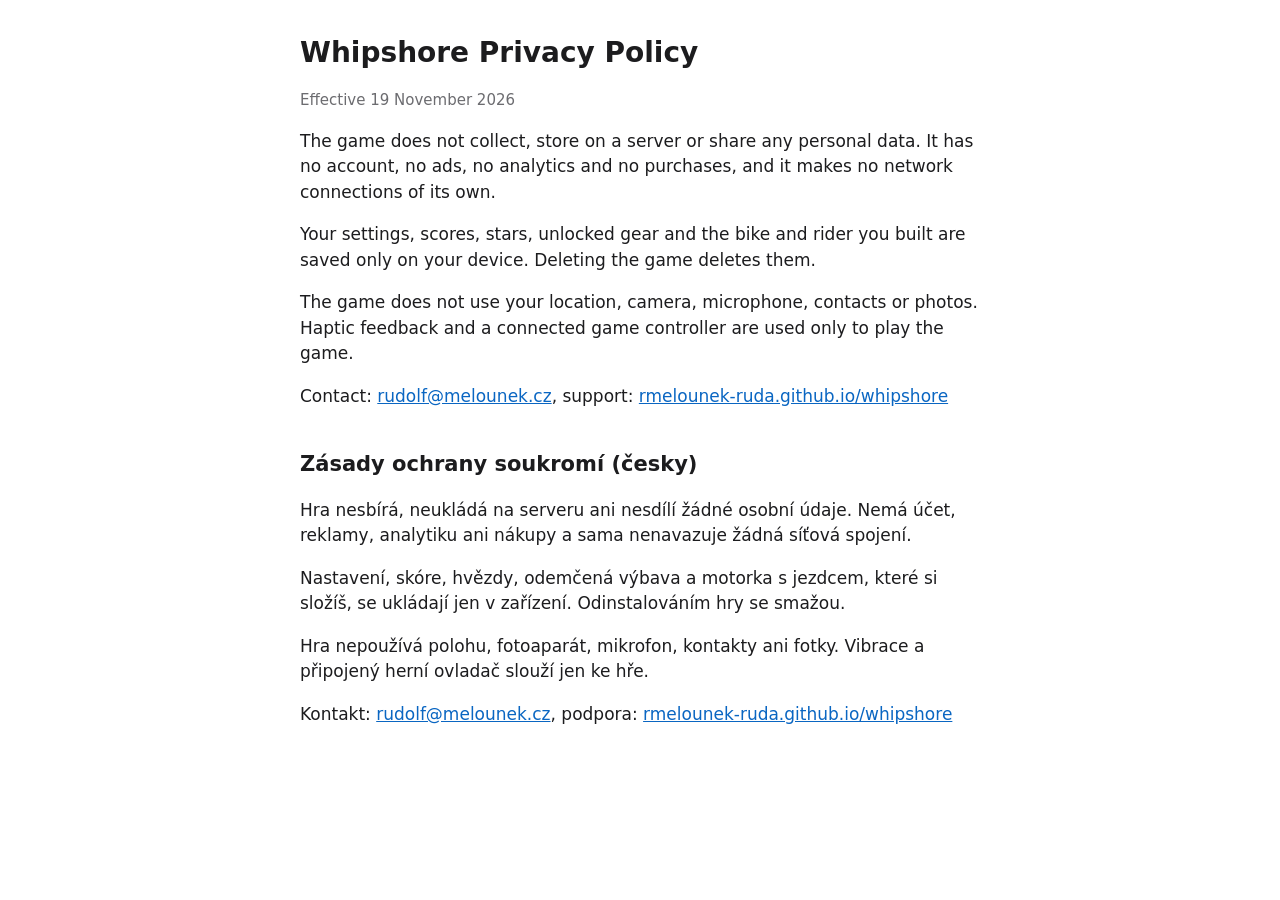
<file: whipshore/privacy.html>
<!doctype html>
<html lang="en">
<head>
<meta charset="utf-8">
<meta name="viewport" content="width=device-width, initial-scale=1">
<title>Whipshore - privacy policy</title>
<style>
  :root { --bg: #ffffff; --fg: #1c1c1e; --muted: #6c6c70; }
  @media (prefers-color-scheme: dark) { :root { --bg: #000000; --fg: #f2f2f7; --muted: #98989d; } }
  body { background: var(--bg); color: var(--fg); font: 17px/1.5 -apple-system, system-ui, sans-serif;
         max-width: 680px; margin: 0 auto; padding: 32px 16px; }
  h1 { font-size: 28px; margin: 0 0 4px; } h2 { font-size: 21px; margin-top: 40px; }
  .muted { color: var(--muted); font-size: 15px; }
  a { color: #0a66c2; } @media (prefers-color-scheme: dark) { a { color: #64a8ff; } }
</style>
</head>
<body>
<h1>Whipshore Privacy Policy</h1>
<p class="muted">Effective 19 November 2026</p>
<p>The game does not collect, store on a server or share any personal data. It has no account, no ads, no analytics and no purchases, and it makes no network connections of its own.</p>
<p>Your settings, scores, stars, unlocked gear and the bike and rider you built are saved only on your device. Deleting the game deletes them.</p>
<p>The game does not use your location, camera, microphone, contacts or photos. Haptic feedback and a connected game controller are used only to play the game.</p>
<p>Contact: <a href="mailto:rudolf@melounek.cz">rudolf@melounek.cz</a>, support: <a href="https://rmelounek-ruda.github.io/whipshore/">rmelounek-ruda.github.io/whipshore</a></p>

<h2 lang="cs">Zásady ochrany soukromí (česky)</h2>
<div lang="cs">
<p>Hra nesbírá, neukládá na serveru ani nesdílí žádné osobní údaje. Nemá účet, reklamy, analytiku ani nákupy a sama nenavazuje žádná síťová spojení.</p>
<p>Nastavení, skóre, hvězdy, odemčená výbava a motorka s jezdcem, které si složíš, se ukládají jen v zařízení. Odinstalováním hry se smažou.</p>
<p>Hra nepoužívá polohu, fotoaparát, mikrofon, kontakty ani fotky. Vibrace a připojený herní ovladač slouží jen ke hře.</p>
<p>Kontakt: <a href="mailto:rudolf@melounek.cz">rudolf@melounek.cz</a>, podpora: <a href="https://rmelounek-ruda.github.io/whipshore/">rmelounek-ruda.github.io/whipshore</a></p>
</div>
</body>
</html>
</file>
<file: invoice/style.css>
:root { --bg: #ffffff; --fg: #1d1d1f; --muted: #6e6e73; --accent: #0a66c2; --rule: #e5e5ea; }
@media (prefers-color-scheme: dark) {
  :root { --bg: #161618; --fg: #f2f2f7; --muted: #a1a1a6; --accent: #64a8ff; --rule: #2c2c2e; }
}
* { box-sizing: border-box; }
body { margin: 0; background: var(--bg); color: var(--fg);
  font: 17px/1.55 -apple-system, BlinkMacSystemFont, "Segoe UI", Helvetica, Arial, sans-serif; }
main { max-width: 720px; margin: 0 auto; padding: 40px 16px 64px; }
h1 { font-size: 32px; line-height: 1.2; margin: 0 0 4px; }
h2 { font-size: 20px; margin: 32px 0 8px; }
section + section { margin-top: 64px; padding-top: 32px; border-top: 1px solid var(--rule); }
.meta, .lang { color: var(--muted); font-size: 15px; }
a { color: var(--accent); }
ul { padding-left: 22px; }
li { margin: 4px 0; }
header { display: flex; align-items: center; gap: 16px; margin-bottom: 24px; }
header img { width: 72px; height: 72px; }
</file>
<file: praha-jede/style.css>
:root { --bg: #ffffff; --fg: #1d1d1f; --muted: #6e6e73; --accent: #0a66c2; --rule: #e5e5ea; }
@media (prefers-color-scheme: dark) {
  :root { --bg: #161618; --fg: #f2f2f7; --muted: #a1a1a6; --accent: #64a8ff; --rule: #2c2c2e; }
}
* { box-sizing: border-box; }
body { margin: 0; background: var(--bg); color: var(--fg);
  font: 17px/1.55 -apple-system, BlinkMacSystemFont, "Segoe UI", Helvetica, Arial, sans-serif; }
main { max-width: 720px; margin: 0 auto; padding: 40px 16px 64px; }
h1 { font-size: 32px; line-height: 1.2; margin: 0 0 4px; }
h2 { font-size: 20px; margin: 32px 0 8px; }
section + section { margin-top: 64px; padding-top: 32px; border-top: 1px solid var(--rule); }
.meta, .lang { color: var(--muted); font-size: 15px; }
a { color: var(--accent); }
ul { padding-left: 22px; }
li { margin: 4px 0; }
header { display: flex; align-items: center; gap: 16px; margin-bottom: 24px; }
header img { width: 72px; height: 72px; }
.hero img { width: 100%; height: auto; border-radius: 14px; display: block; }
.claim { font-size: 34px; font-weight: 800; margin: 20px 0 4px; }
.pts { list-style: none; padding: 0; }
.pts li { margin: 8px 0; }
.cta { display: inline-block; background: #00a562; color: #fff; text-decoration: none; font-weight: 600;
  padding: 12px 22px; border-radius: 12px; margin-top: 8px; }
</file>
<file: whipshore/style.css>
:root { --bg: #ffffff; --fg: #1d1d1f; --muted: #6e6e73; --accent: #0a66c2; --rule: #e5e5ea; }
@media (prefers-color-scheme: dark) {
  :root { --bg: #161618; --fg: #f2f2f7; --muted: #a1a1a6; --accent: #64a8ff; --rule: #2c2c2e; }
}
* { box-sizing: border-box; }
body { margin: 0; background: var(--bg); color: var(--fg);
  font: 17px/1.55 -apple-system, BlinkMacSystemFont, "Segoe UI", Helvetica, Arial, sans-serif; }
main { max-width: 720px; margin: 0 auto; padding: 40px 16px 64px; }
h1 { font-size: 32px; line-height: 1.2; margin: 0 0 4px; }
h2 { font-size: 20px; margin: 32px 0 8px; }
section + section { margin-top: 64px; padding-top: 32px; border-top: 1px solid var(--rule); }
.meta, .lang { color: var(--muted); font-size: 15px; }
a { color: var(--accent); }
ul { padding-left: 22px; }
li { margin: 4px 0; }
header { display: flex; align-items: center; gap: 16px; margin-bottom: 24px; }
header img { width: 72px; height: 72px; }
.hero img { width: 100%; height: auto; border-radius: 14px; display: block; }
.claim { font-size: 34px; font-weight: 800; margin: 20px 0 4px; }
.pts { list-style: none; padding: 0; }
.pts li { margin: 8px 0; }
.cta { display: inline-block; background: #00a562; color: #fff; text-decoration: none; font-weight: 600;
  padding: 12px 22px; border-radius: 12px; margin-top: 8px; }
</file>
